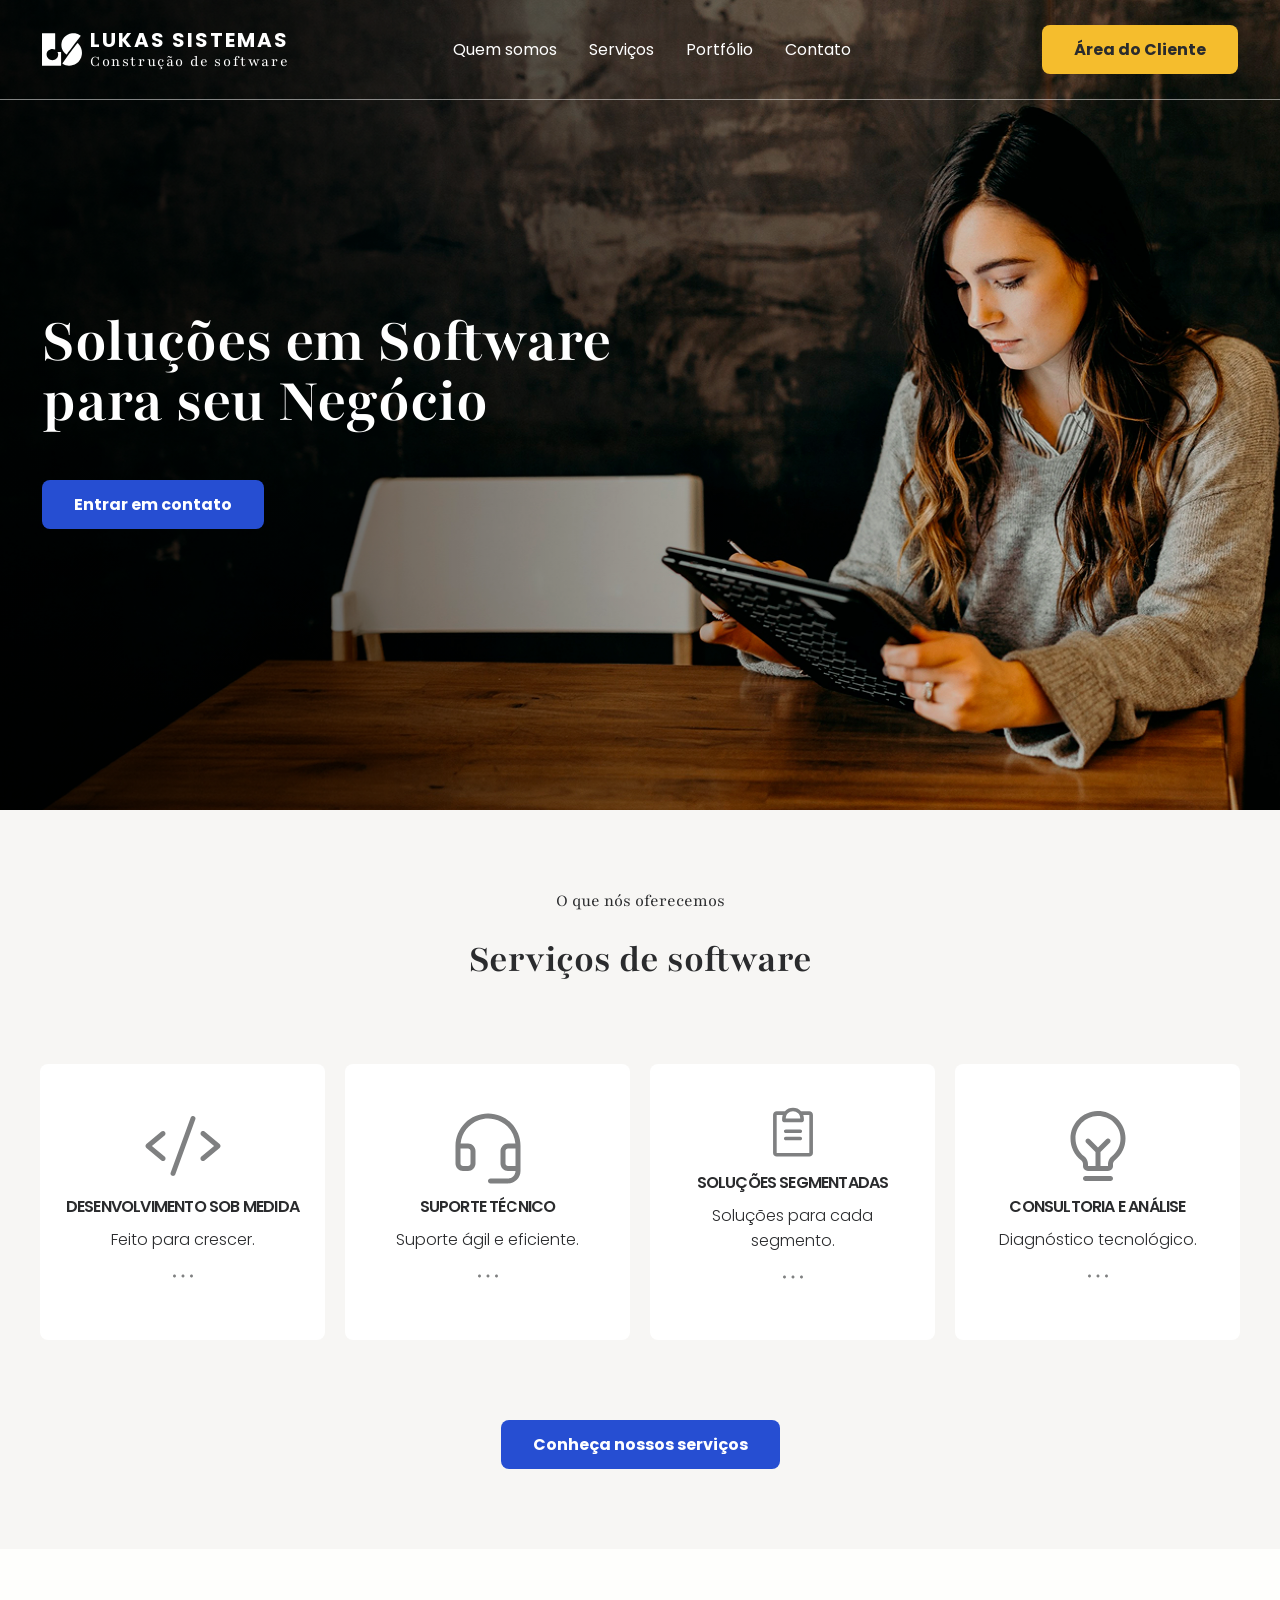
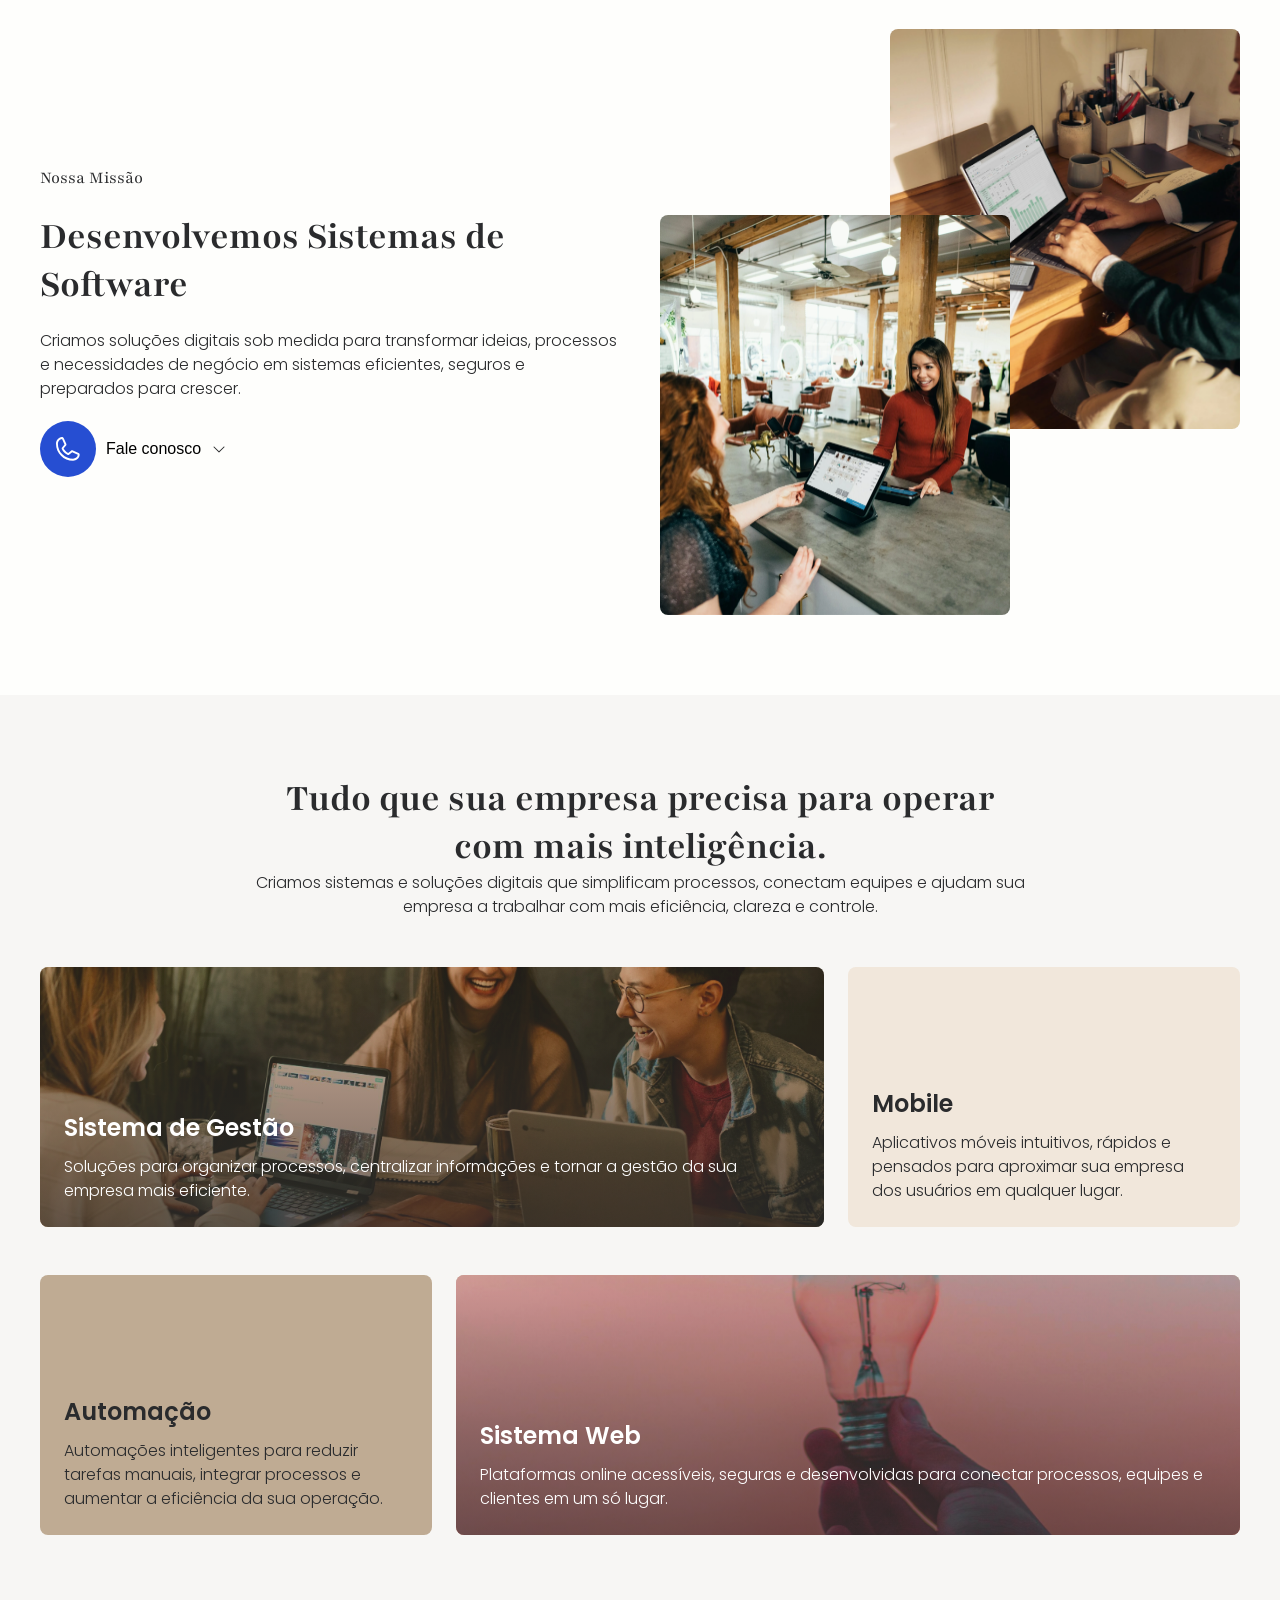
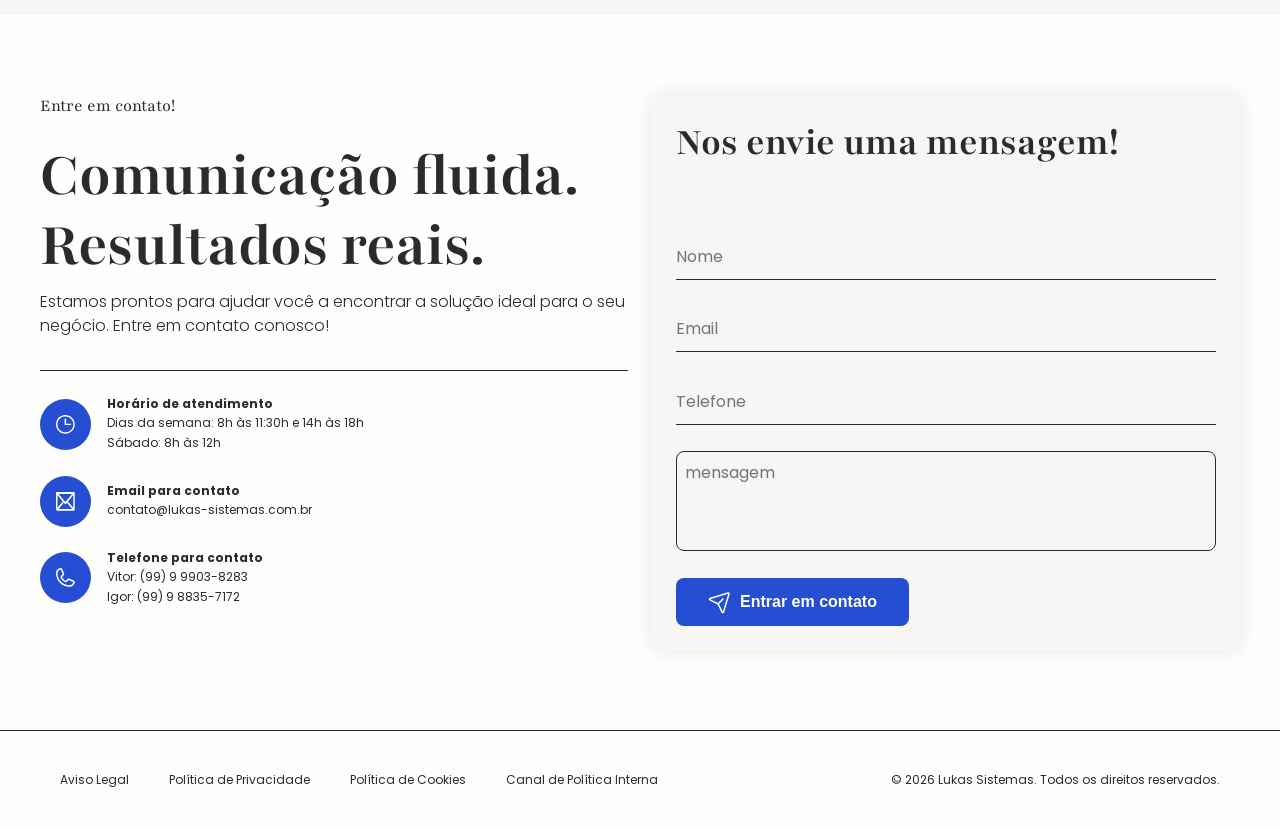
<file: index.html>
<!doctype html>
<html lang="pt-BR">

<head>
  <meta charset="UTF-8" />
  <meta name="viewport" content="width=device-width, initial-scale=1.0" />
  <meta name="description" content="Lukas Sistemas — soluções em software para seu negócio." />
  <title>Lukas Sistemas — Site Institucional</title>
  <link rel="preconnect" href="https://fonts.googleapis.com" />
  <link rel="preconnect" href="https://fonts.gstatic.com" crossorigin />
  <link
    href="https://fonts.googleapis.com/css2?family=Playfair:opsz,wght@5..1200,400;5..1200,700&family=Poppins:wght@300;400;600;700&display=swap"
    rel="stylesheet" />
  <link rel="stylesheet" href="styles/styles.css" />
</head>

<body>
  <header class="header">
    <a class="logo" href="#home"><img src="assets/logo-lukas.svg" alt="" /><span><strong>Lukas
          Sistemas</strong><small>Construção de software</small></span></a>
    <button class="menu-button" aria-label="Abrir menu" aria-expanded="false"><i></i><i></i></button>
<nav class="nav"><a href="#missao">Quem somos</a><a href="pages/services.html">Serviços</a><a
        href="#solucoes">Portfólio</a><a href="#contato">Contato</a></nav>
    <a class="button client-button" href="#contato">Área do Cliente</a>
  </header>

  <main>
    <section class="home" id="home">
      <div class="home-photo"></div>
      <div class="home-shade"></div>
      <div class="home-copy">
        <h1>Soluções em Software para seu Negócio</h1><a class="button" href="#contato">Entrar em contato</a>
      </div>
    </section>

    <section class="services section-light" id="servicos">
      <div class="section-title">
        <p>O que nós oferecemos</p>
        <h2>Serviços de software</h2>
      </div>
      <div class="service-cards">
        <article class="service-card">
          <svg width="80" height="80" viewBox="0 0 80 80" fill="none" xmlns="http://www.w3.org/2000/svg"
            class="service-icon icon-custom">
            <path
              d="M21.6 29.422L8.90623 40.0001L21.6 50.5782C21.8595 50.786 22.075 51.0434 22.2338 51.3354C22.3926 51.6274 22.4916 51.9482 22.525 52.279C22.5584 52.6097 22.5254 52.9438 22.4281 53.2617C22.3308 53.5795 22.1711 53.8748 21.9583 54.1302C21.7455 54.3856 21.4839 54.596 21.1888 54.7491C20.8937 54.9021 20.5711 54.9948 20.2398 55.0217C19.9084 55.0486 19.575 55.0091 19.2591 54.9056C18.9432 54.8021 18.6512 54.6366 18.4 54.4188L3.39998 41.9188C3.11852 41.6842 2.89208 41.3906 2.73668 41.0587C2.58128 40.7269 2.50073 40.3649 2.50073 39.9985C2.50073 39.6321 2.58128 39.2701 2.73668 38.9383C2.89208 38.6065 3.11852 38.3128 3.39998 38.0782L18.4 25.5782C18.9097 25.1539 19.5671 24.9494 20.2276 25.0097C20.8881 25.0701 21.4975 25.3904 21.9219 25.9001C22.3462 26.4098 22.5507 27.0672 22.4903 27.7277C22.43 28.3882 22.1097 28.9976 21.6 29.422ZM76.6 38.0782L61.6 25.5782C61.3476 25.3681 61.0563 25.2097 60.7427 25.1122C60.4291 25.0147 60.0994 24.9799 59.7724 25.0097C59.4453 25.0396 59.1274 25.1336 58.8367 25.2864C58.546 25.4392 58.2882 25.6477 58.0781 25.9001C57.6538 26.4098 57.4493 27.0672 57.5096 27.7277C57.57 28.3882 57.8903 28.9976 58.4 29.422L71.0937 40.0001L58.4 50.5782C58.1405 50.786 57.925 51.0434 57.7662 51.3354C57.6073 51.6274 57.5083 51.9482 57.475 52.279C57.4416 52.6097 57.4745 52.9438 57.5718 53.2617C57.6691 53.5795 57.8289 53.8748 58.0417 54.1302C58.2545 54.3856 58.5161 54.596 58.8111 54.7491C59.1062 54.9021 59.4289 54.9948 59.7602 55.0217C60.0916 55.0486 60.4249 55.0091 60.7408 54.9056C61.0567 54.8021 61.3488 54.6366 61.6 54.4188L76.6 41.9188C76.8814 41.6842 77.1079 41.3906 77.2633 41.0587C77.4187 40.7269 77.4992 40.3649 77.4992 39.9985C77.4992 39.6321 77.4187 39.2701 77.2633 38.9383C77.1079 38.6065 76.8814 38.3128 76.6 38.0782ZM50.8531 10.1501C50.5445 10.038 50.2168 9.98788 49.8889 10.0025C49.5609 10.0171 49.239 10.0961 48.9415 10.2351C48.6441 10.3741 48.3769 10.5703 48.1553 10.8126C47.9337 11.0548 47.762 11.3383 47.65 11.647L27.65 66.647C27.5375 66.9557 27.4869 67.2837 27.5013 67.612C27.5156 67.9404 27.5946 68.2627 27.7336 68.5605C27.8726 68.8583 28.069 69.1257 28.3115 69.3475C28.554 69.5694 28.8379 69.7412 29.1469 69.8532C29.4207 69.9506 29.7093 70.0002 30 70.0001C30.5134 70.0001 31.0144 69.842 31.4348 69.5474C31.8552 69.2527 32.1748 68.8358 32.35 68.3532L52.35 13.3532C52.462 13.0446 52.5122 12.7169 52.4976 12.389C52.483 12.061 52.404 11.7391 52.265 11.4416C52.126 11.1442 51.9297 10.877 51.6875 10.6554C51.4452 10.4338 51.1617 10.2621 50.8531 10.1501Z"
              fill="currentColor" fill-opacity="1" />
          </svg>

          <h3>Desenvolvimento Sob Medida</h3>
          <p>Feito para crescer.</p>
<a href="pages/services.html">
            <svg width="32" height="32" viewBox="0 0 32 32" fill="none" xmlns="http://www.w3.org/2000/svg"
              class="service-icon icon-more">
              <path
                d="M17.5 16C17.5 16.2967 17.412 16.5867 17.2472 16.8334C17.0824 17.08 16.8481 17.2723 16.574 17.3858C16.2999 17.4993 15.9983 17.5291 15.7074 17.4712C15.4164 17.4133 15.1491 17.2704 14.9393 17.0607C14.7296 16.8509 14.5867 16.5836 14.5288 16.2926C14.4709 16.0017 14.5007 15.7001 14.6142 15.426C14.7277 15.1519 14.92 14.9176 15.1666 14.7528C15.4133 14.588 15.7033 14.5 16 14.5C16.3978 14.5 16.7794 14.658 17.0607 14.9393C17.342 15.2206 17.5 15.6022 17.5 16ZM24.5 14.5C24.2033 14.5 23.9133 14.588 23.6666 14.7528C23.42 14.9176 23.2277 15.1519 23.1142 15.426C23.0007 15.7001 22.9709 16.0017 23.0288 16.2926C23.0867 16.5836 23.2296 16.8509 23.4393 17.0607C23.6491 17.2704 23.9164 17.4133 24.2074 17.4712C24.4983 17.5291 24.7999 17.4993 25.074 17.3858C25.3481 17.2723 25.5824 17.08 25.7472 16.8334C25.912 16.5867 26 16.2967 26 16C26 15.6022 25.842 15.2206 25.5607 14.9393C25.2794 14.658 24.8978 14.5 24.5 14.5ZM7.5 14.5C7.20333 14.5 6.91332 14.588 6.66665 14.7528C6.41997 14.9176 6.22771 15.1519 6.11418 15.426C6.00065 15.7001 5.97094 16.0017 6.02882 16.2926C6.0867 16.5836 6.22956 16.8509 6.43934 17.0607C6.64912 17.2704 6.91639 17.4133 7.20737 17.4712C7.49834 17.5291 7.79994 17.4993 8.07403 17.3858C8.34811 17.2723 8.58238 17.08 8.74721 16.8334C8.91203 16.5867 9 16.2967 9 16C9 15.6022 8.84197 15.2206 8.56066 14.9393C8.27936 14.658 7.89783 14.5 7.5 14.5Z"
                fill="currentColor" />
            </svg>
          </a>

        </article>
        <article class="service-card">
          <svg width="80" height="80" viewBox="0 0 80 80" fill="none" xmlns="http://www.w3.org/2000/svg"
            class="service-icon icon-support">
            <path
              d="M63.0906 17.0813C60.1 14.0606 56.5429 11.6594 52.6231 10.0153C48.7032 8.37124 44.4975 7.51648 40.2469 7.5H40C31.3805 7.5 23.114 10.9241 17.019 17.019C10.9241 23.114 7.5 31.3805 7.5 40V57.5C7.5 59.4891 8.29018 61.3968 9.6967 62.8033C11.1032 64.2098 13.0109 65 15 65H20C21.9891 65 23.8968 64.2098 25.3033 62.8033C26.7098 61.3968 27.5 59.4891 27.5 57.5V45C27.5 43.0109 26.7098 41.1032 25.3033 39.6967C23.8968 38.2902 21.9891 37.5 20 37.5H12.6125C13.0946 32.2873 15.0526 27.32 18.257 23.1803C21.4613 19.0406 25.7792 15.9001 30.7047 14.1268C35.6301 12.3534 40.959 12.0208 46.0668 13.1678C51.1745 14.3149 55.8495 16.8941 59.5437 20.6031C64.059 25.1416 66.8364 31.1221 67.3906 37.5H60C58.0109 37.5 56.1032 38.2902 54.6967 39.6967C53.2902 41.1032 52.5 43.0109 52.5 45V57.5C52.5 59.4891 53.2902 61.3968 54.6967 62.8033C56.1032 64.2098 58.0109 65 60 65H67.5C67.5 66.9891 66.7098 68.8968 65.3033 70.3033C63.8968 71.7098 61.9891 72.5 60 72.5H42.5C41.837 72.5 41.2011 72.7634 40.7322 73.2322C40.2634 73.7011 40 74.337 40 75C40 75.663 40.2634 76.2989 40.7322 76.7678C41.2011 77.2366 41.837 77.5 42.5 77.5H60C63.3152 77.5 66.4946 76.183 68.8388 73.8388C71.183 71.4946 72.5 68.3152 72.5 65V40C72.5163 35.7487 71.6935 31.5359 70.0789 27.6031C68.4643 23.6703 66.0895 20.0947 63.0906 17.0813ZM20 42.5C20.663 42.5 21.2989 42.7634 21.7678 43.2322C22.2366 43.7011 22.5 44.337 22.5 45V57.5C22.5 58.163 22.2366 58.7989 21.7678 59.2678C21.2989 59.7366 20.663 60 20 60H15C14.337 60 13.7011 59.7366 13.2322 59.2678C12.7634 58.7989 12.5 58.163 12.5 57.5V42.5H20ZM60 60C59.337 60 58.7011 59.7366 58.2322 59.2678C57.7634 58.7989 57.5 58.163 57.5 57.5V45C57.5 44.337 57.7634 43.7011 58.2322 43.2322C58.7011 42.7634 59.337 42.5 60 42.5H67.5V60H60Z"
              fill="currentColor" fill-opacity="1" />
          </svg>

          <h3>Suporte técnico</h3>
          <p>Suporte ágil e eficiente.</p>
<a href="pages/services.html">
            <svg width="32" height="32" viewBox="0 0 32 32" fill="none" xmlns="http://www.w3.org/2000/svg"
              class="service-icon icon-more">
              <path
                d="M17.5 16C17.5 16.2967 17.412 16.5867 17.2472 16.8334C17.0824 17.08 16.8481 17.2723 16.574 17.3858C16.2999 17.4993 15.9983 17.5291 15.7074 17.4712C15.4164 17.4133 15.1491 17.2704 14.9393 17.0607C14.7296 16.8509 14.5867 16.5836 14.5288 16.2926C14.4709 16.0017 14.5007 15.7001 14.6142 15.426C14.7277 15.1519 14.92 14.9176 15.1666 14.7528C15.4133 14.588 15.7033 14.5 16 14.5C16.3978 14.5 16.7794 14.658 17.0607 14.9393C17.342 15.2206 17.5 15.6022 17.5 16ZM24.5 14.5C24.2033 14.5 23.9133 14.588 23.6666 14.7528C23.42 14.9176 23.2277 15.1519 23.1142 15.426C23.0007 15.7001 22.9709 16.0017 23.0288 16.2926C23.0867 16.5836 23.2296 16.8509 23.4393 17.0607C23.6491 17.2704 23.9164 17.4133 24.2074 17.4712C24.4983 17.5291 24.7999 17.4993 25.074 17.3858C25.3481 17.2723 25.5824 17.08 25.7472 16.8334C25.912 16.5867 26 16.2967 26 16C26 15.6022 25.842 15.2206 25.5607 14.9393C25.2794 14.658 24.8978 14.5 24.5 14.5ZM7.5 14.5C7.20333 14.5 6.91332 14.588 6.66665 14.7528C6.41997 14.9176 6.22771 15.1519 6.11418 15.426C6.00065 15.7001 5.97094 16.0017 6.02882 16.2926C6.0867 16.5836 6.22956 16.8509 6.43934 17.0607C6.64912 17.2704 6.91639 17.4133 7.20737 17.4712C7.49834 17.5291 7.79994 17.4993 8.07403 17.3858C8.34811 17.2723 8.58238 17.08 8.74721 16.8334C8.91203 16.5867 9 16.2967 9 16C9 15.6022 8.84197 15.2206 8.56066 14.9393C8.27936 14.658 7.89783 14.5 7.5 14.5Z"
                fill="currentColor" />
            </svg>
          </a>
        </article>
        <article class="service-card">
          <svg width="80" height="80" viewBox="0 0 80 80" fill="none" xmlns="http://www.w3.org/2000/svg"
            class="service-icon icon-segmented">
            <path
              d="M52.5 47.5C52.5 48.1631 52.2366 48.799 51.7678 49.2678C51.2989 49.7366 50.663 50 50 50H30C29.337 50 28.7011 49.7366 28.2322 49.2678C27.7634 48.799 27.5 48.1631 27.5 47.5C27.5 46.837 27.7634 46.2011 28.2322 45.7323C28.7011 45.2634 29.337 45 30 45H50C50.663 45 51.2989 45.2634 51.7678 45.7323C52.2366 46.2011 52.5 46.837 52.5 47.5ZM50 35H30C29.337 35 28.7011 35.2634 28.2322 35.7323C27.7634 36.2011 27.5 36.837 27.5 37.5C27.5 38.1631 27.7634 38.799 28.2322 39.2678C28.7011 39.7366 29.337 40 30 40H50C50.663 40 51.2989 39.7366 51.7678 39.2678C52.2366 38.799 52.5 38.1631 52.5 37.5C52.5 36.837 52.2366 36.2011 51.7678 35.7323C51.2989 35.2634 50.663 35 50 35ZM67.5 15V67.5C67.5 68.8261 66.9732 70.0979 66.0355 71.0356C65.0979 71.9733 63.8261 72.5 62.5 72.5H17.5C16.1739 72.5 14.9021 71.9733 13.9645 71.0356C13.0268 70.0979 12.5 68.8261 12.5 67.5V15C12.5 13.674 13.0268 12.4022 13.9645 11.4645C14.9021 10.5268 16.1739 10 17.5 10H28.8313C30.236 8.4273 31.957 7.16896 33.8817 6.3074C35.8063 5.44585 37.8913 5.00049 40 5.00049C42.1087 5.00049 44.1937 5.44585 46.1183 6.3074C48.043 7.16896 49.764 8.4273 51.1688 10H62.5C63.8261 10 65.0979 10.5268 66.0355 11.4645C66.9732 12.4022 67.5 13.674 67.5 15ZM30 20H50C50 17.3479 48.9464 14.8043 47.0711 12.929C45.1957 11.0536 42.6522 10 40 10C37.3478 10 34.8043 11.0536 32.9289 12.929C31.0536 14.8043 30 17.3479 30 20ZM62.5 15H54.1406C54.7093 16.6057 54.9999 18.2966 55 20V22.5C55 23.1631 54.7366 23.799 54.2678 24.2678C53.7989 24.7366 53.163 25 52.5 25H27.5C26.837 25 26.2011 24.7366 25.7322 24.2678C25.2634 23.799 25 23.1631 25 22.5V20C25.0001 18.2966 25.2907 16.6057 25.8594 15H17.5V67.5H62.5V15Z"
              fill="currentColor" fill-opacity="1" />
          </svg>

          <h3>Soluções Segmentadas</h3>
          <p>Soluções para cada segmento.</p>
<a href="pages/services.html">
            <svg width="32" height="32" viewBox="0 0 32 32" fill="none" xmlns="http://www.w3.org/2000/svg"
              class="service-icon icon-more">
              <path
                d="M17.5 16C17.5 16.2967 17.412 16.5867 17.2472 16.8334C17.0824 17.08 16.8481 17.2723 16.574 17.3858C16.2999 17.4993 15.9983 17.5291 15.7074 17.4712C15.4164 17.4133 15.1491 17.2704 14.9393 17.0607C14.7296 16.8509 14.5867 16.5836 14.5288 16.2926C14.4709 16.0017 14.5007 15.7001 14.6142 15.426C14.7277 15.1519 14.92 14.9176 15.1666 14.7528C15.4133 14.588 15.7033 14.5 16 14.5C16.3978 14.5 16.7794 14.658 17.0607 14.9393C17.342 15.2206 17.5 15.6022 17.5 16ZM24.5 14.5C24.2033 14.5 23.9133 14.588 23.6666 14.7528C23.42 14.9176 23.2277 15.1519 23.1142 15.426C23.0007 15.7001 22.9709 16.0017 23.0288 16.2926C23.0867 16.5836 23.2296 16.8509 23.4393 17.0607C23.6491 17.2704 23.9164 17.4133 24.2074 17.4712C24.4983 17.5291 24.7999 17.4993 25.074 17.3858C25.3481 17.2723 25.5824 17.08 25.7472 16.8334C25.912 16.5867 26 16.2967 26 16C26 15.6022 25.842 15.2206 25.5607 14.9393C25.2794 14.658 24.8978 14.5 24.5 14.5ZM7.5 14.5C7.20333 14.5 6.91332 14.588 6.66665 14.7528C6.41997 14.9176 6.22771 15.1519 6.11418 15.426C6.00065 15.7001 5.97094 16.0017 6.02882 16.2926C6.0867 16.5836 6.22956 16.8509 6.43934 17.0607C6.64912 17.2704 6.91639 17.4133 7.20737 17.4712C7.49834 17.5291 7.79994 17.4993 8.07403 17.3858C8.34811 17.2723 8.58238 17.08 8.74721 16.8334C8.91203 16.5867 9 16.2967 9 16C9 15.6022 8.84197 15.2206 8.56066 14.9393C8.27936 14.658 7.89783 14.5 7.5 14.5Z"
                fill="currentColor" />
            </svg>
          </a>
        </article>
        <article class="service-card">
          <svg width="80" height="80" viewBox="0 0 80 80" fill="none" xmlns="http://www.w3.org/2000/svg"
            class="service-icon icon-analysis">
            <path
              d="M55 72.4999C55 73.163 54.7366 73.7989 54.2678 74.2677C53.7989 74.7365 53.163 74.9999 52.5 74.9999H27.5C26.837 74.9999 26.2011 74.7365 25.7322 74.2677C25.2634 73.7989 25 73.163 25 72.4999C25 71.8369 25.2634 71.201 25.7322 70.7322C26.2011 70.2633 26.837 69.9999 27.5 69.9999H52.5C53.163 69.9999 53.7989 70.2633 54.2678 70.7322C54.7366 71.201 55 71.8369 55 72.4999ZM67.5 32.4999C67.5108 36.6676 66.5693 40.7826 64.7474 44.5309C62.9255 48.2792 60.2713 51.5618 56.9875 54.1281C56.3735 54.5987 55.8752 55.2035 55.5307 55.8962C55.1863 56.589 55.0047 57.3513 55 58.1249V59.9999C55 61.326 54.4732 62.5978 53.5355 63.5355C52.5978 64.4731 51.3261 64.9999 50 64.9999H30C28.6739 64.9999 27.4021 64.4731 26.4645 63.5355C25.5268 62.5978 25 61.326 25 59.9999V58.1249C24.9995 57.3605 24.8237 56.6064 24.4862 55.9206C24.1487 55.2348 23.6585 54.6354 23.0531 54.1687C19.7779 51.6179 17.1258 48.3556 15.2975 44.6286C13.4692 40.9015 12.5125 36.8075 12.5 32.6562C12.4187 17.7593 24.4562 5.3593 39.3375 4.99993C43.0042 4.91156 46.6516 5.55759 50.0649 6.89998C53.4782 8.24237 56.5884 10.254 59.2126 12.8165C61.8368 15.3789 63.9219 18.4404 65.3452 21.8208C66.7684 25.2012 67.5011 28.8321 67.5 32.4999ZM62.5 32.4999C62.5009 29.4989 61.9014 26.528 60.7368 23.7621C59.5722 20.9962 57.8661 18.4912 55.7188 16.3946C53.5716 14.2981 51.0266 12.6522 48.2337 11.554C45.4408 10.4558 42.4564 9.9274 39.4562 9.99993C27.2687 10.2874 17.4344 20.4343 17.5 32.6218C17.5112 36.0174 18.2947 39.366 19.7911 42.4141C21.2875 45.4623 23.4578 48.13 26.1375 50.2156C27.342 51.1519 28.3163 52.3515 28.9858 53.7224C29.6553 55.0933 30.0022 56.5993 30 58.1249V59.9999H37.5V46.0343L28.2312 36.7687C27.7621 36.2996 27.4986 35.6633 27.4986 34.9999C27.4986 34.3365 27.7621 33.7003 28.2312 33.2312C28.7003 32.7621 29.3366 32.4985 30 32.4985C30.6634 32.4985 31.2996 32.7621 31.7687 33.2312L40 41.4656L48.2312 33.2312C48.4635 32.9989 48.7393 32.8146 49.0428 32.6889C49.3462 32.5632 49.6715 32.4985 50 32.4985C50.3285 32.4985 50.6538 32.5632 50.9572 32.6889C51.2607 32.8146 51.5365 32.9989 51.7687 33.2312C52.001 33.4634 52.1853 33.7392 52.311 34.0427C52.4367 34.3462 52.5014 34.6714 52.5014 34.9999C52.5014 35.3284 52.4367 35.6537 52.311 35.9572C52.1853 36.2606 52.001 36.5364 51.7687 36.7687L42.5 46.0343V59.9999H50V58.1249C50.0028 56.5948 50.3553 55.0856 51.0307 53.7126C51.7061 52.3396 52.6865 51.1391 53.8969 50.203C56.5847 48.1025 58.757 45.4156 60.248 42.3475C61.739 39.2794 62.5093 35.9111 62.5 32.4999Z"
              fill="currentColor" fill-opacity="1" />
          </svg>

          <h3>Consultoria e Análise</h3>
          <p>Diagnóstico tecnológico.</p>
<a href="pages/services.html">
            <svg width="32" height="32" viewBox="0 0 32 32" fill="none" xmlns="http://www.w3.org/2000/svg"
              class="service-icon icon-more">
              <path
                d="M17.5 16C17.5 16.2967 17.412 16.5867 17.2472 16.8334C17.0824 17.08 16.8481 17.2723 16.574 17.3858C16.2999 17.4993 15.9983 17.5291 15.7074 17.4712C15.4164 17.4133 15.1491 17.2704 14.9393 17.0607C14.7296 16.8509 14.5867 16.5836 14.5288 16.2926C14.4709 16.0017 14.5007 15.7001 14.6142 15.426C14.7277 15.1519 14.92 14.9176 15.1666 14.7528C15.4133 14.588 15.7033 14.5 16 14.5C16.3978 14.5 16.7794 14.658 17.0607 14.9393C17.342 15.2206 17.5 15.6022 17.5 16ZM24.5 14.5C24.2033 14.5 23.9133 14.588 23.6666 14.7528C23.42 14.9176 23.2277 15.1519 23.1142 15.426C23.0007 15.7001 22.9709 16.0017 23.0288 16.2926C23.0867 16.5836 23.2296 16.8509 23.4393 17.0607C23.6491 17.2704 23.9164 17.4133 24.2074 17.4712C24.4983 17.5291 24.7999 17.4993 25.074 17.3858C25.3481 17.2723 25.5824 17.08 25.7472 16.8334C25.912 16.5867 26 16.2967 26 16C26 15.6022 25.842 15.2206 25.5607 14.9393C25.2794 14.658 24.8978 14.5 24.5 14.5ZM7.5 14.5C7.20333 14.5 6.91332 14.588 6.66665 14.7528C6.41997 14.9176 6.22771 15.1519 6.11418 15.426C6.00065 15.7001 5.97094 16.0017 6.02882 16.2926C6.0867 16.5836 6.22956 16.8509 6.43934 17.0607C6.64912 17.2704 6.91639 17.4133 7.20737 17.4712C7.49834 17.5291 7.79994 17.4993 8.07403 17.3858C8.34811 17.2723 8.58238 17.08 8.74721 16.8334C8.91203 16.5867 9 16.2967 9 16C9 15.6022 8.84197 15.2206 8.56066 14.9393C8.27936 14.658 7.89783 14.5 7.5 14.5Z"
                fill="currentColor" />
            </svg>
          </a>
        </article>
      </div>
      <a class="button" href="pages/services.html">Conheça nossos serviços</a>
    </section>

    <section class="mission section-white" id="missao">
      <div class="mission-copy">
        <p class="kicker">Nossa Missão</p>
        <h2>Desenvolvemos Sistemas de Software</h2>
        <p>Criamos soluções digitais sob medida para transformar ideias, processos e necessidades de negócio em sistemas
          eficientes, seguros e preparados para crescer.
        </p>
        <div class="contact-dropdown">
          <button class="mission-contact" type="button" aria-expanded="false" aria-controls="whatsapp-options">
            <span class="contact-icon"><img src="/assets/icons/Phone.svg" alt="" /></span>
            <span class="underlined">Fale conosco</span>
            <img class="contact-caret" src="/assets/icons/Caret.svg" alt="" />
          </button>
          <div class="contact-options" id="whatsapp-options" role="menu">
            <a href="https://wa.me/5599999038283" target="_blank" rel="noopener noreferrer" role="menuitem"><img
                src="assets/icons/wpp-logo.svg" alt="" />Falar com Vitor</a>
            <a href="https://wa.me/5599988357172" target="_blank" rel="noopener noreferrer" role="menuitem"><img
                src="assets/icons/wpp-logo.svg" alt="" />Falar com Igor</a>
          </div>
        </div>
      </div>
      <div class="mission-images"><img src="assets/about-1.webp" alt="Profissional trabalhando em um sistema" /><img
          src="assets/about-2.webp" alt="Tecnologia no ambiente de trabalho" /></div>
    </section>

    <section class="solutions section-light" id="solucoes">
      <div class="section-title solutions-title">
        <h2>Tudo que sua empresa precisa para operar com mais inteligência.</h2>
        <p>Criamos sistemas e soluções digitais que simplificam processos, conectam equipes e ajudam sua empresa a
          trabalhar com mais eficiência, clareza e controle.</p>
      </div>
      <div class="solution-row">
        <a class="solution-card-link" href="pages/sistema-gestao.html">
          <article>
            <h3>Sistema de Gestão</h3>
            <p>Soluções para organizar processos, centralizar informações e tornar a gestão da sua empresa mais
              eficiente.
            </p>
          </article>
        </a>
        <a class="solution-card-link" href="pages/mobile-conectado.html">
          <article class="article-mobile">
            <h3>Mobile</h3>
            <p>Aplicativos móveis intuitivos, rápidos e pensados para aproximar sua empresa dos usuários em qualquer
              lugar.</p>
          </article>
        </a>
      </div>
      <div class="solution-row reverse">
        <a class="solution-card-link" href="pages/automacao-integracao.html">
          <article>
            <h3>Automação</h3>
            <p>Automações inteligentes para reduzir tarefas manuais, integrar processos e aumentar a eficiência da sua
              operação.</p>
          </article>
        </a>
        <a class="solution-card-link" href="pages/experiencias-web.html">
          <article>
            <h3>Sistema Web</h3>
            <p>Plataformas online acessíveis, seguras e desenvolvidas para conectar processos, equipes e clientes em um
              só
              lugar.</p>
          </article>
        </a>
      </div>
    </section>

    <section class="contact-section section-white" id="contato">
      <div class="contact-info">
        <p class="kicker">Entre em contato!</p>
        <h2>Comunicação fluida. Resultados reais.</h2>
        <p>Estamos prontos para ajudar você a encontrar a solução ideal para o seu negócio. Entre em contato conosco!
        </p>
        <div class="contact-list">
          <div class="contact-item">
            <span class="contact-icon">
              <img src="/assets/icons/Clock.svg" alt="icone de telefone" />
            </span>
            <div class="contact-info">
              <b>Horário de atendimento</b>
              <span>Dias da semana: 8h às 11:30h e 14h às 18h<br />Sábado: 8h às
                12h</span>
            </div>
          </div>
          <div class="contact-item">
            <span class="contact-icon">
              <img src="/assets/icons/Email.svg" alt="icone de telefone" />
            </span>
            <div class="contact-info">
              <b>Email para contato</b>
              <span>contato@lukas-sistemas.com.br</span>
            </div>
          </div>
          <div class="contact-item">
            <span class="contact-icon">
              <img src="/assets/icons/Phone.svg" alt="icone de telefone" />
            </span>
            <div class="contact-info">
              <b>Telefone para contato</b>
              <span>Vitor: (99) 9 9903-8283<br />Igor: (99) 9 8835-7172</span>
            </div>
          </div>
        </div>
      </div>
      <form class="contact-form">
        <h3>Nos envie uma mensagem!</h3>
        <input name="name" type="text" placeholder="Nome" />
        <input name="email" type="email" placeholder="Email" />
        <input name="phone" type="tel" placeholder="Telefone" />

        <textarea name="message" placeholder="mensagem"></textarea>
        <button class="button" type="submit">
          <svg width="24" height="24" viewBox="0 0 24 24" fill="none" xmlns="http://www.w3.org/2000/svg"
            class="button-icon">
            <path
              d="M21.3113 2.68851C21.1226 2.50001 20.8872 2.3652 20.6291 2.29797C20.3711 2.23074 20.0998 2.23351 19.8431 2.30601H19.8291L1.8347 7.76601C1.54257 7.8502 1.28292 8.02117 1.09016 8.25627C0.897393 8.49136 0.780616 8.77948 0.755302 9.08245C0.729987 9.38541 0.79733 9.68891 0.948405 9.95274C1.09948 10.2166 1.32716 10.4283 1.60126 10.5598L9.56252 14.4373L13.4344 22.3938C13.5548 22.6508 13.7463 22.868 13.9862 23.0196C14.2261 23.1713 14.5043 23.2512 14.7881 23.2498C14.8313 23.2498 14.8744 23.2479 14.9175 23.2441C15.2202 23.2196 15.5082 23.1031 15.7428 22.9102C15.9774 22.7174 16.1474 22.4573 16.23 22.1651L21.6863 4.1707C21.6863 4.16601 21.6863 4.16132 21.6863 4.15664C21.7597 3.90066 21.7637 3.62976 21.6978 3.37174C21.6319 3.11373 21.4985 2.87791 21.3113 2.68851ZM14.7966 21.7357L14.7919 21.7488V21.7423L11.0363 14.0266L15.5363 9.52664C15.671 9.38484 15.745 9.19603 15.7425 9.00045C15.74 8.80488 15.6612 8.61803 15.5229 8.47973C15.3846 8.34143 15.1977 8.26262 15.0021 8.26012C14.8066 8.25761 14.6177 8.33161 14.476 8.46632L9.97595 12.9663L2.25751 9.2107H2.25095H2.26408L20.25 3.74976L14.7966 21.7357Z"
              fill="white" />
          </svg>

          Entrar em contato
        </button>
      </form>
    </section>
  </main>
  <footer>
    <div><a href="pages/politics/aviso-legal.html">Aviso Legal</a><a href="pages/politics/politica-privacidade.html">Política de Privacidade</a><a
        href="pages/politics/politica-cookies.html">Política de Cookies</a><a href="pages/politics/canal-politica-interna.html">Canal de Política
        Interna</a></div>
    <p>© 2026 Lukas Sistemas. Todos os direitos reservados.</p>
  </footer>
  <script>
    const menuButton = document.querySelector('.menu-button');
    const nav = document.querySelector('.nav');
    menuButton.addEventListener('click', () => {
      const open = menuButton.getAttribute('aria-expanded') === 'true';
      menuButton.setAttribute('aria-expanded', String(!open));
      nav.classList.toggle('open', !open);
    });
    nav.querySelectorAll('a').forEach((link) => link.addEventListener('click', () => {
      menuButton.setAttribute('aria-expanded', 'false');
      nav.classList.remove('open');
    }));

    const contactDropdown = document.querySelector('.contact-dropdown');
    const contactButton = contactDropdown.querySelector('.mission-contact');
    contactButton.addEventListener('click', () => {
      const open = contactButton.getAttribute('aria-expanded') === 'true';
      contactButton.setAttribute('aria-expanded', String(!open));
      contactDropdown.classList.toggle('open', !open);
    });
    document.addEventListener('click', (event) => {
      if (!contactDropdown.contains(event.target)) {
        contactButton.setAttribute('aria-expanded', 'false');
        contactDropdown.classList.remove('open');
      }
    });
    document.addEventListener('keydown', (event) => {
      if (event.key === 'Escape') {
        contactButton.setAttribute('aria-expanded', 'false');
        contactDropdown.classList.remove('open');
      }
    });
    document.querySelector('.contact-form').addEventListener('submit', (event) => event.preventDefault());
  </script>
  <script src="scripts/page-transition.js"></script>
</body>

</html>
</file>
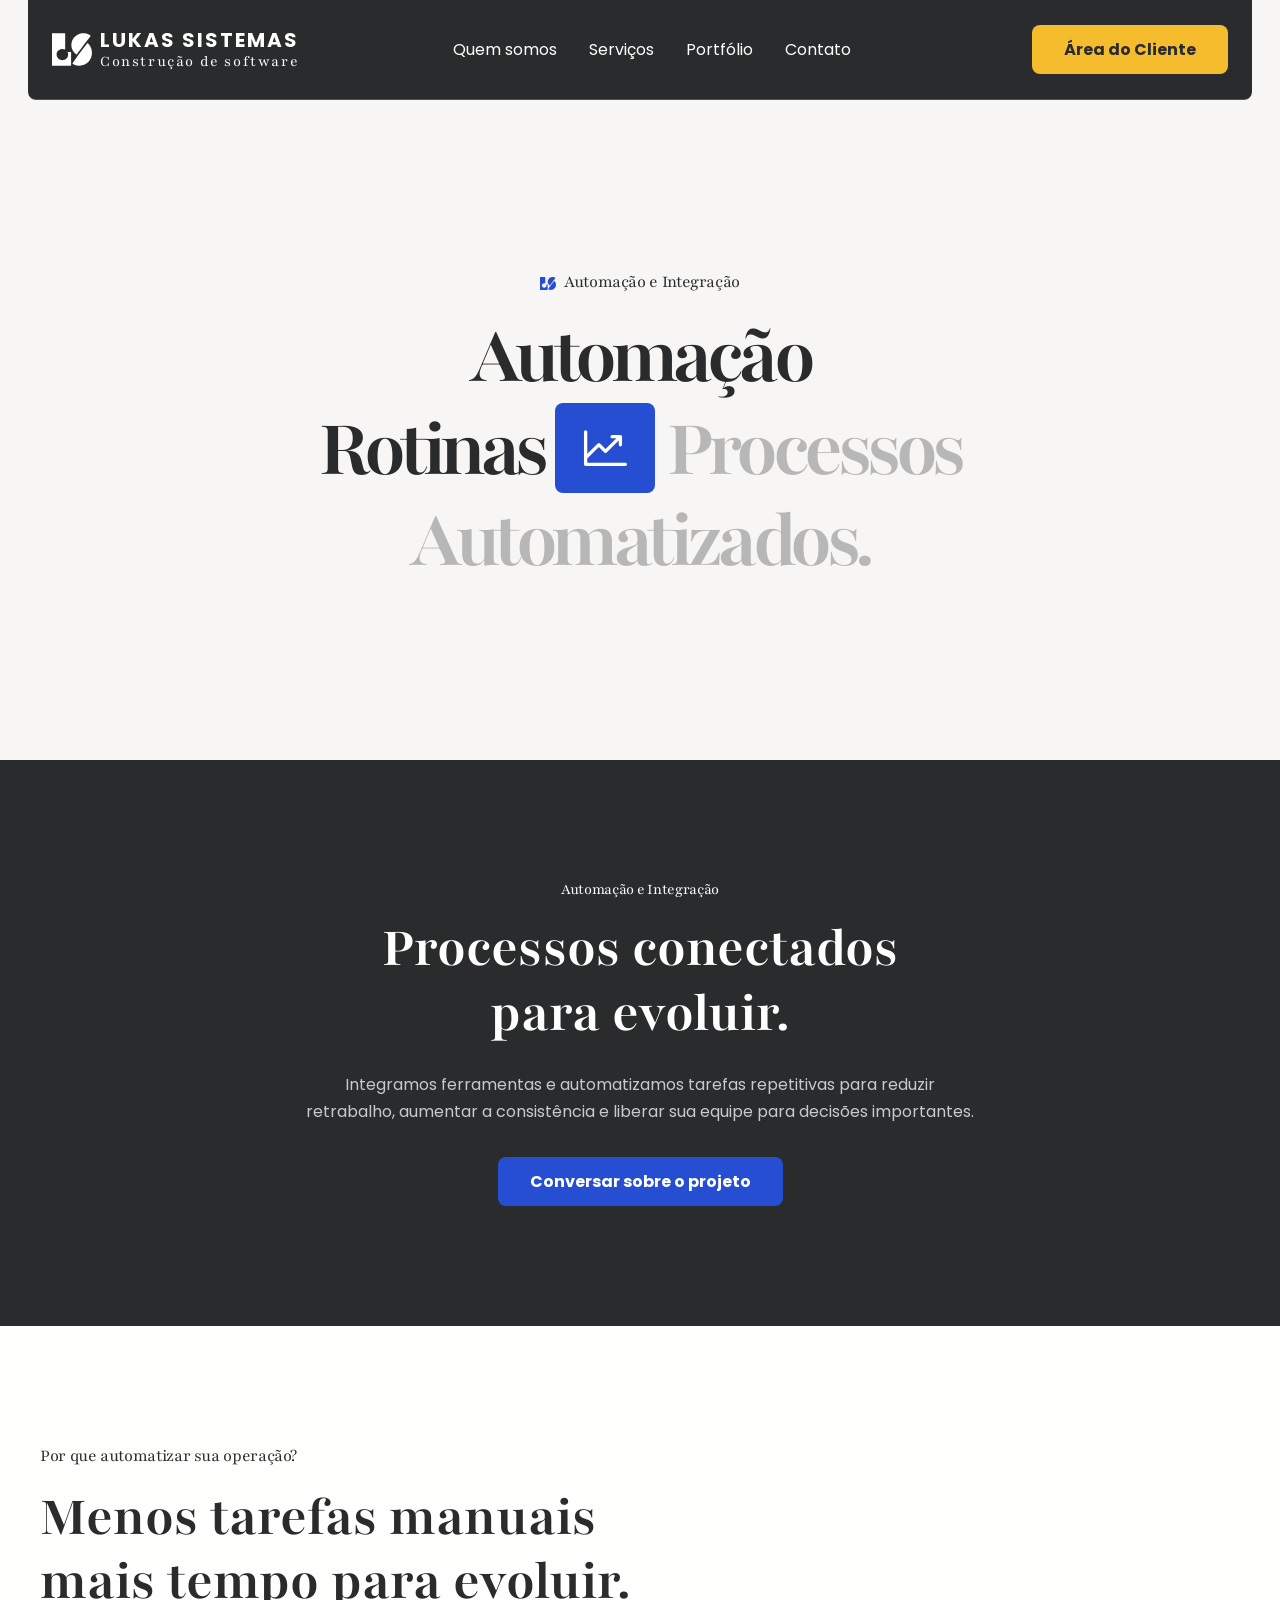
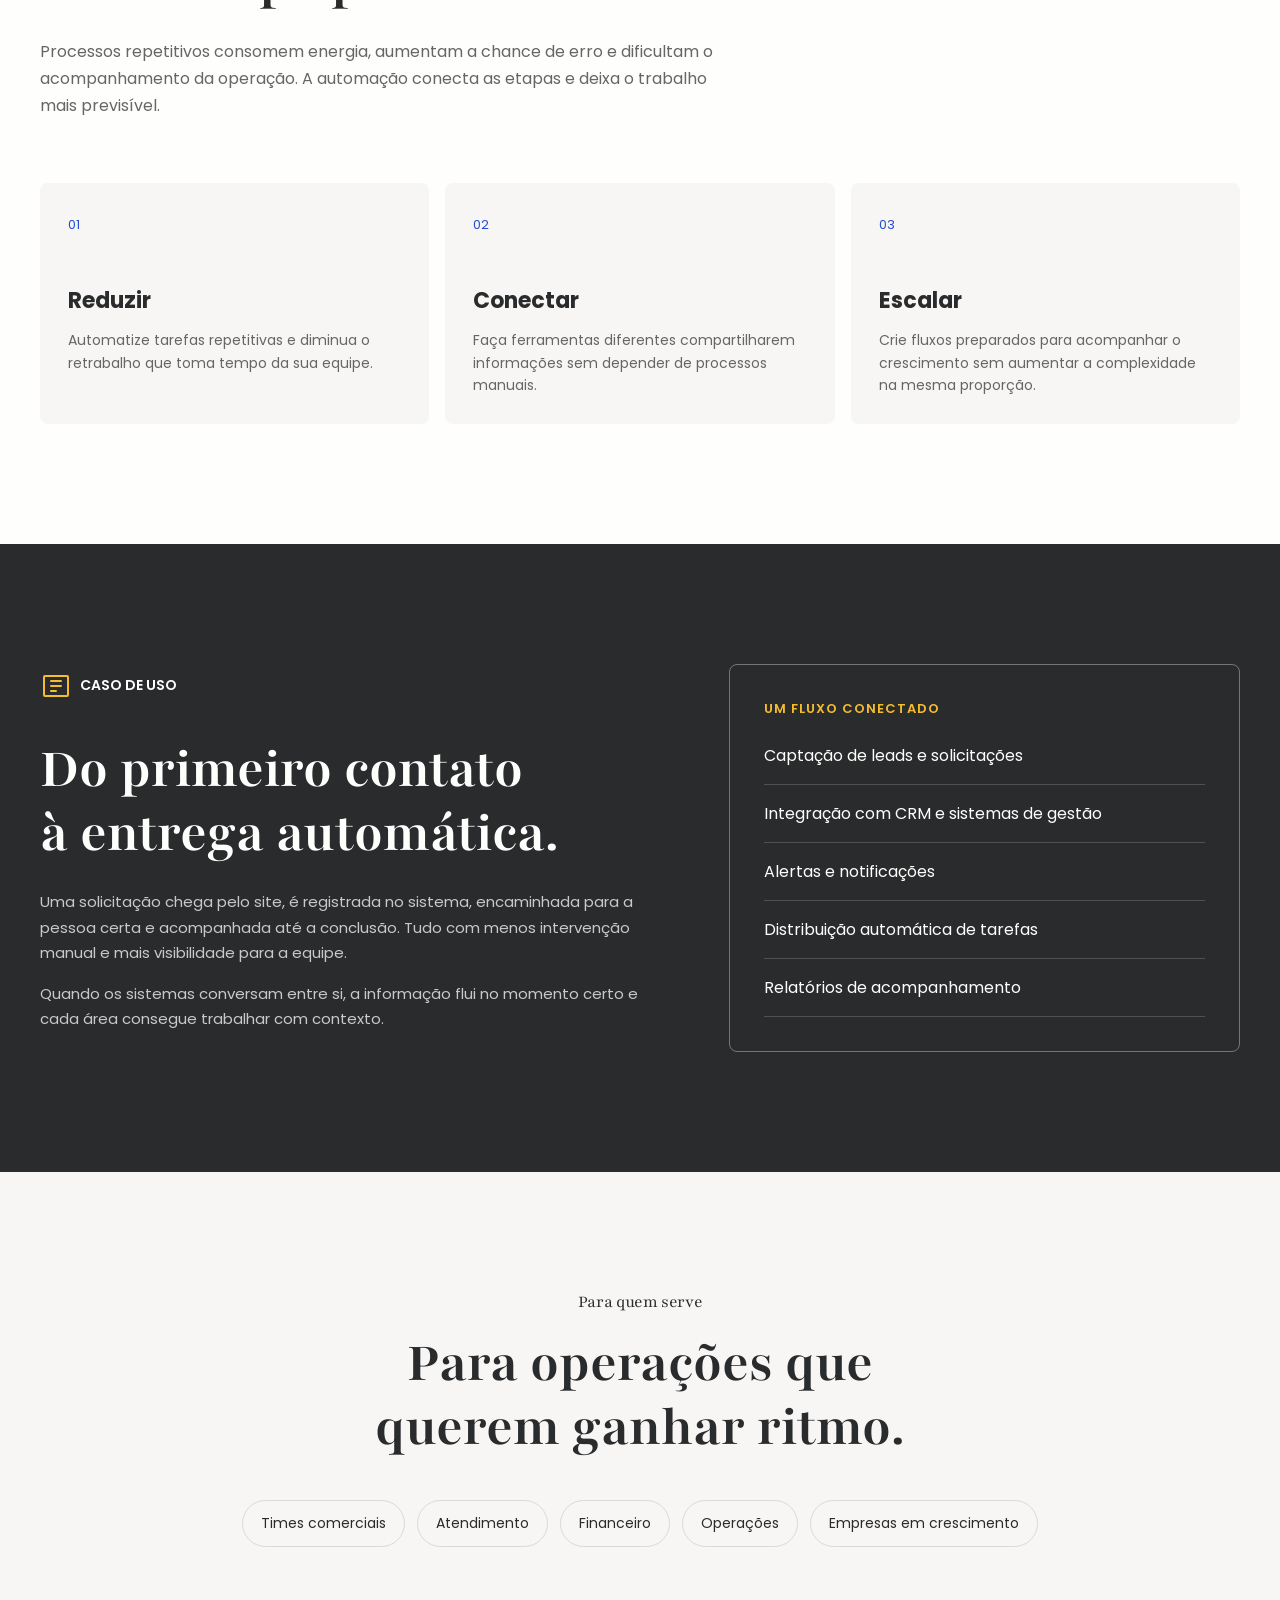
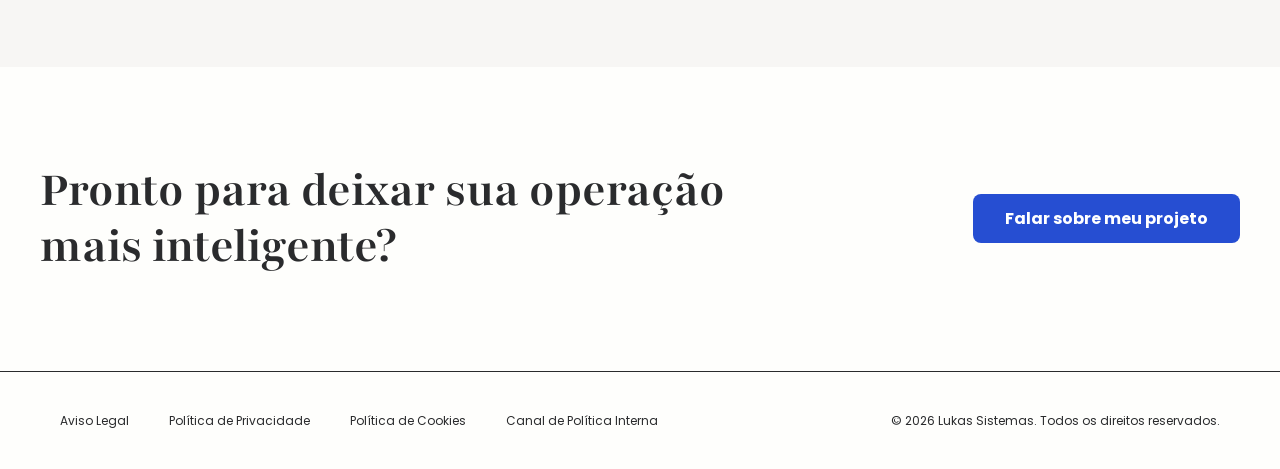
<file: pages/automacao-integracao.html>
﻿<!doctype html>
<html lang="pt-BR">

<head>
  <meta charset="utf-8" />
  <meta name="viewport" content="width=device-width, initial-scale=1" />
  <title>Automação e Integração | Lukas Sistemas</title>
  <link rel="preconnect" href="https://fonts.googleapis.com" />
  <link rel="preconnect" href="https://fonts.gstatic.com" crossorigin />
  <link
    href="https://fonts.googleapis.com/css2?family=Playfair:opsz,wght@5..1200,400;5..1200,700&family=Poppins:wght@300;400;600;700&display=swap"
    rel="stylesheet" />
  <link rel="stylesheet" href="../styles/styles.css" />
</head>

<body class="services-page service-detail-page">
  <header class="header header-dark"><a class="logo" href="../index.html#home"><img src="../assets/logo-lukas.svg"
        alt="" /><span><strong>Lukas Sistemas</strong><small>Construção de software</small></span></a><button
      class="menu-button" aria-label="Abrir menu"><i></i><i></i></button>
    <nav class="nav"><a href="../index.html#missao">Quem somos</a><a href="services.html#servicos">Serviços</a><a
        href="../index.html#solucoes">Portfólio</a><a href="contato.html">Contato</a></nav><a
      class="button client-button" href="contato.html">Área do Cliente</a>
  </header>
  <main>
    <section class="service-detail-hero">
      <p class="services-eyebrow"><img src="../assets/logo-lukas-blue.svg" alt="" /> Automação e Integração</p>
      <h1><span>Automação</span><span>Rotinas <strong class="services-hero-icon"><img
              src="../assets/icons/ChartLine-up.svg" alt="" /></strong>
          <em>Processos</em></span><span><em>Automatizados.</em></span></h1>
    </section>
    <section class="service-detail-intro">
      <p class="services-eyebrow">Automação e Integração</p>
      <h2>Processos conectados<br /><em>para evoluir.</em></h2>
      <p>Integramos ferramentas e automatizamos tarefas repetitivas para reduzir retrabalho, aumentar a consistência e
        liberar sua equipe para decisões importantes.</p><a class="button" href="contato.html">Conversar sobre o
        projeto <span></span></a>
    </section>
    <section class="detail-reasons">
      <div class="detail-section-heading">
        <p class="services-eyebrow">Por que automatizar sua operação?</p>
        <h2>Menos tarefas manuais<br /><em>mais tempo para evoluir.</em></h2>
        <p>Processos repetitivos consomem energia, aumentam a chance de erro e dificultam o acompanhamento da operação.
          A automação conecta as etapas e deixa o trabalho mais previsível.</p>
      </div>
      <div class="detail-reason-grid">
        <article><span>01</span>
          <h3>Reduzir</h3>
          <p>Automatize tarefas repetitivas e diminua o retrabalho que toma tempo da sua equipe.</p>
        </article>
        <article><span>02</span>
          <h3>Conectar</h3>
          <p>Faça ferramentas diferentes compartilharem informações sem depender de processos manuais.</p>
        </article>
        <article><span>03</span>
          <h3>Escalar</h3>
          <p>Crie fluxos preparados para acompanhar o crescimento sem aumentar a complexidade na mesma proporção.</p>
        </article>
      </div>
    </section>
    <section class="detail-use-case">
      <div class="detail-use-case-copy">
        <p class="service-feature-eyebrow"><svg xmlns="http://www.w3.org/2000/svg" width="32" height="32" fill="#f5bd2d"
            viewBox="0 0 256 256">
            <path
              d="M216,40H40A16,16,0,0,0,24,56V200a16,16,0,0,0,16,16H216a16,16,0,0,0,16-16V56A16,16,0,0,0,216,40Zm0,160H40V56H216V200ZM176,88a8,8,0,0,1-8,8H88a8,8,0,0,1,0-16h80A8,8,0,0,1,176,88Zm0,40a8,8,0,0,1-8,8H88a8,8,0,0,1,0-16h80A8,8,0,0,1,176,128Zm-40,40a8,8,0,0,1-8,8H88a8,8,0,0,1,0-16h40A8,8,0,0,1,136,168Z" />
          </svg> CASO DE USO</p>
        <h2>Do primeiro contato<br /><em>à entrega automática.</em></h2>
        <p>Uma solicitação chega pelo site, é registrada no sistema, encaminhada para a pessoa certa e acompanhada até a
          conclusão. Tudo com menos intervenção manual e mais visibilidade para a equipe.</p>
        <p>Quando os sistemas conversam entre si, a informação flui no momento certo e cada área consegue trabalhar com
          contexto.</p>
      </div>
      <div class="detail-module-card">
        <p>Um fluxo conectado</p>
        <ul>
          <li>Captação de leads e solicitações</li>
          <li>Integração com CRM e sistemas de gestão</li>
          <li>Alertas e notificações</li>
          <li>Distribuição automática de tarefas</li>
          <li>Relatórios de acompanhamento</li>
        </ul>
      </div>
    </section>
    <section class="detail-fit">
      <p class="services-eyebrow">Para quem serve</p>
      <h2>Para operações que<br /><em>querem ganhar ritmo.</em></h2>
      <div class="detail-fit-list"><span>Times
          comerciais</span><span>Atendimento</span><span>Financeiro</span><span>Operações</span><span>Empresas em
          crescimento</span></div>
    </section>
    <section class="service-detail-cta">
      <h2>Pronto para deixar sua operação<br /><em>mais inteligente?</em></h2><a class="button"
        href="contato.html">Falar sobre meu projeto <span></span></a>
    </section>
  </main>
  <footer>
    <div><a href="politics/aviso-legal.html">Aviso Legal</a><a href="politics/politica-privacidade.html">Política de Privacidade</a><a href="politics/politica-cookies.html">Política de Cookies</a><a
        href="politics/canal-politica-interna.html">Canal de Política Interna</a></div>
    <p>© 2026 Lukas Sistemas. Todos os direitos reservados.</p>
  </footer>
  <script src="../scripts/page-transition.js"></script>
</body>

</html>
</file>
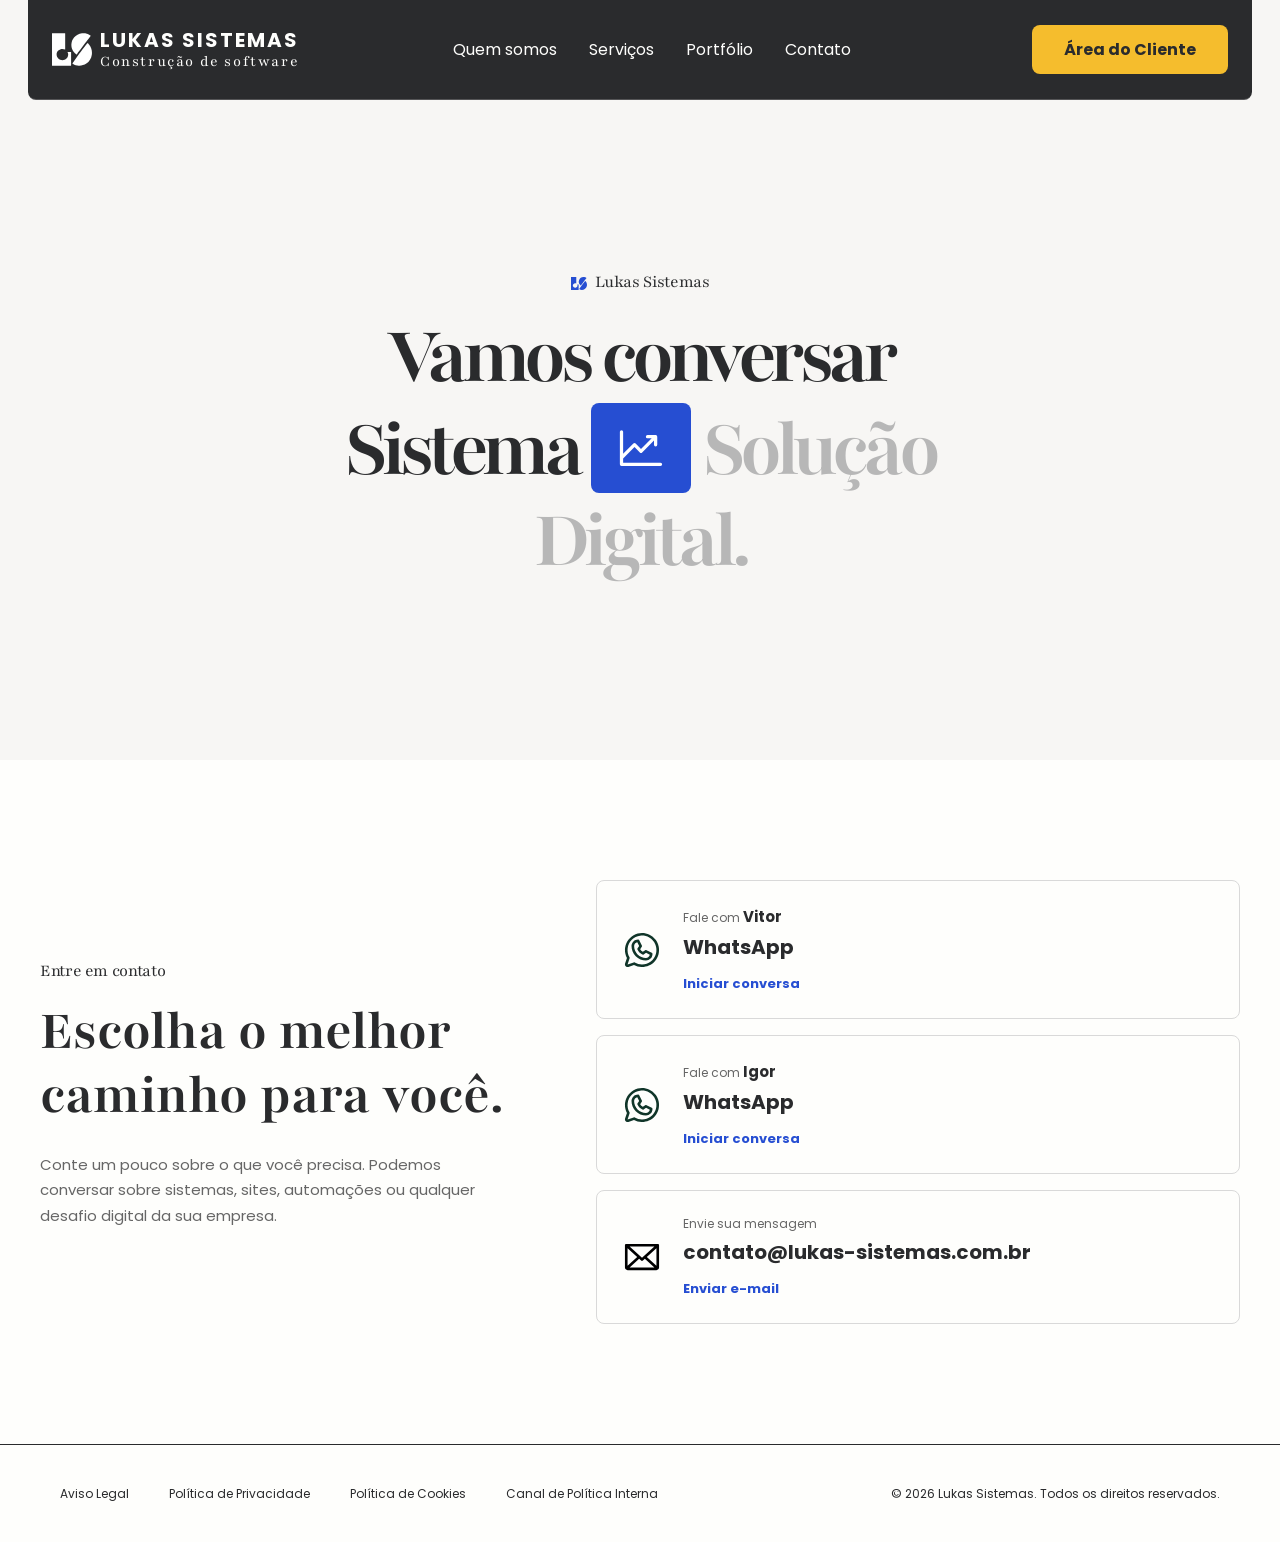
<file: pages/contato.html>
﻿<!doctype html>
<html lang="pt-BR">

<head>
  <meta charset="utf-8" />
  <meta name="viewport" content="width=device-width, initial-scale=1" />
  <meta name="description" content="Entre em contato com a Lukas Sistemas." />
  <title>Contato | Lukas Sistemas</title>
  <link rel="preconnect" href="https://fonts.googleapis.com" />
  <link rel="preconnect" href="https://fonts.gstatic.com" crossorigin />
  <link
    href="https://fonts.googleapis.com/css2?family=Playfair:opsz,wght@5..1200,400;5..1200,700&family=Poppins:wght@300;400;600;700&display=swap"
    rel="stylesheet" />
  <link rel="stylesheet" href="../styles/styles.css" />
</head>

<body class="services-page contact-page">
  <header class="header header-dark"><a class="logo" href="../index.html#home"><img src="../assets/logo-lukas.svg"
        alt="" /><span><strong>Lukas Sistemas</strong><small>Construção de software</small></span></a><button
      class="menu-button" aria-label="Abrir menu" aria-expanded="false"><i></i><i></i></button>
    <nav class="nav"><a href="../index.html#missao">Quem somos</a><a href="services.html#servicos">Serviços</a><a
        href="../index.html#solucoes">Portfólio</a><a href="contato.html" aria-current="page">Contato</a></nav><a
      class="button client-button" href="contato.html">Área do Cliente</a>
  </header>
  <main>
    <section class="services-hero contact-hero">
      <p class="services-eyebrow"><img src="../assets/logo-lukas-blue.svg" alt="" /> Lukas Sistemas</p>
      <h1><span>Vamos conversar</span><span>Sistema <strong class="services-hero-icon"><img
              src="../assets/icons/ChartLine-up.svg" alt="" /></strong>
          <em>Solução</em></span><span><em>Digital.</em></span></h1>
    </section>
    <section class="contact-links-section">
      <div class="contact-links-heading">
        <p class="services-eyebrow">Entre em contato</p>
        <h2>Escolha o melhor<br /><em>caminho para você.</em></h2>
        <p>Conte um pouco sobre o que você precisa. Podemos conversar sobre sistemas, sites, automações ou qualquer
          desafio digital da sua empresa.</p>
      </div>
      <div class="contact-links-grid">
        <a class="contact-link-card" href="https://wa.me/559999038283" target="_blank" rel="noopener"><img
            src="../assets/icons/wpp-logo.svg" alt="" /><span><small>Fale com <span class="contact-person">Vitor</span></small><strong>WhatsApp</strong><b>Iniciar conversa</b></span></a>
        <a class="contact-link-card" href="https://wa.me/559988357172" target="_blank" rel="noopener"><img
            src="../assets/icons/wpp-logo.svg" alt="" /><span><small>Fale com <span class="contact-person">Igor</span></small><strong>WhatsApp</strong><b>Iniciar conversa</b></span></a>
        <a class="contact-link-card contact-link-email" href="mailto:contato@lukas-sistemas.com.br">
          <svg width="42" height="42" viewBox="0 0 32 32" fill="none" xmlns="http://www.w3.org/2000/svg">
            <path
              d="M28 6H4C3.73478 6 3.48043 6.10536 3.29289 6.29289C3.10536 6.48043 3 6.73478 3 7V24C3 24.5304 3.21071 25.0391 3.58579 25.4142C3.96086 25.7893 4.46957 26 5 26H27C27.5304 26 28.0391 25.7893 28.4142 25.4142C28.7893 25.0391 29 24.5304 29 24V7C29 6.73478 28.8946 6.48043 28.7071 6.29289C28.5196 6.10536 28.2652 6 28 6ZM16 16.6437L6.57125 8H25.4287L16 16.6437ZM12.3387 16L5 22.7262V9.27375L12.3387 16ZM13.8188 17.3563L15.3188 18.7375C15.5032 18.9069 15.7446 19.0008 15.995 19.0008C16.2454 19.0008 16.4868 18.9069 16.6712 18.7375L18.1712 17.3563L25.4212 24H6.57125L13.8188 17.3563ZM19.6612 16L27 9.2725V22.7275L19.6612 16Z"
              fill="black" />
          </svg>

          <span><small>Envie sua
              mensagem</small><strong>contato@lukas-sistemas.com.br</strong><b>Enviar e-mail</b></span></a>
      </div>
    </section>
  </main>
  <footer>
    <div><a href="politics/aviso-legal.html">Aviso Legal</a><a href="politics/politica-privacidade.html">Política de Privacidade</a><a href="politics/politica-cookies.html">Política de Cookies</a><a
        href="politics/canal-politica-interna.html">Canal de Política Interna</a></div>
    <p>© 2026 Lukas Sistemas. Todos os direitos reservados.</p>
  </footer>
  <script>
    const menuButton = document.querySelector('.menu-button');
    const nav = document.querySelector('.nav');
    menuButton.addEventListener('click', () => {
      const open = menuButton.getAttribute('aria-expanded') === 'true';
      menuButton.setAttribute('aria-expanded', String(!open));
      nav.classList.toggle('open', !open);
    });
  </script>
  <script src="../scripts/page-transition.js"></script>
</body>

</html>
</file>
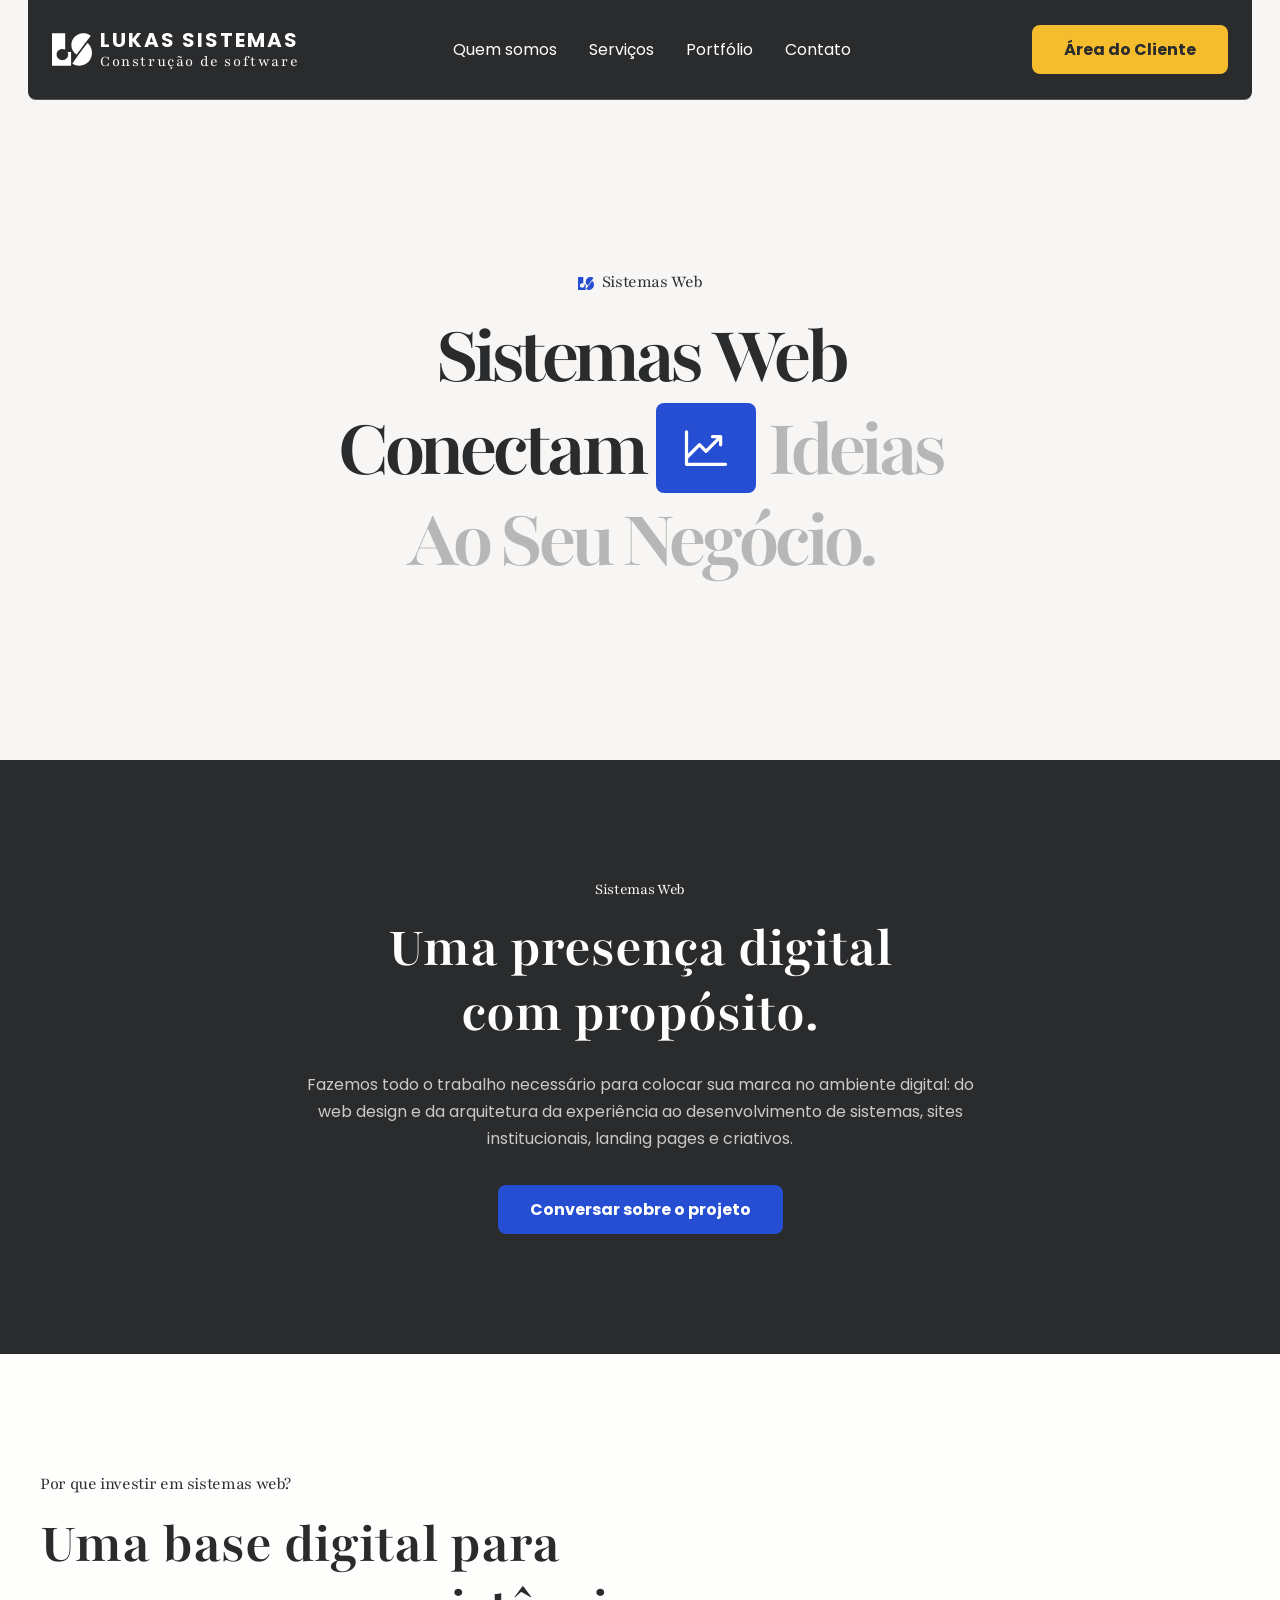
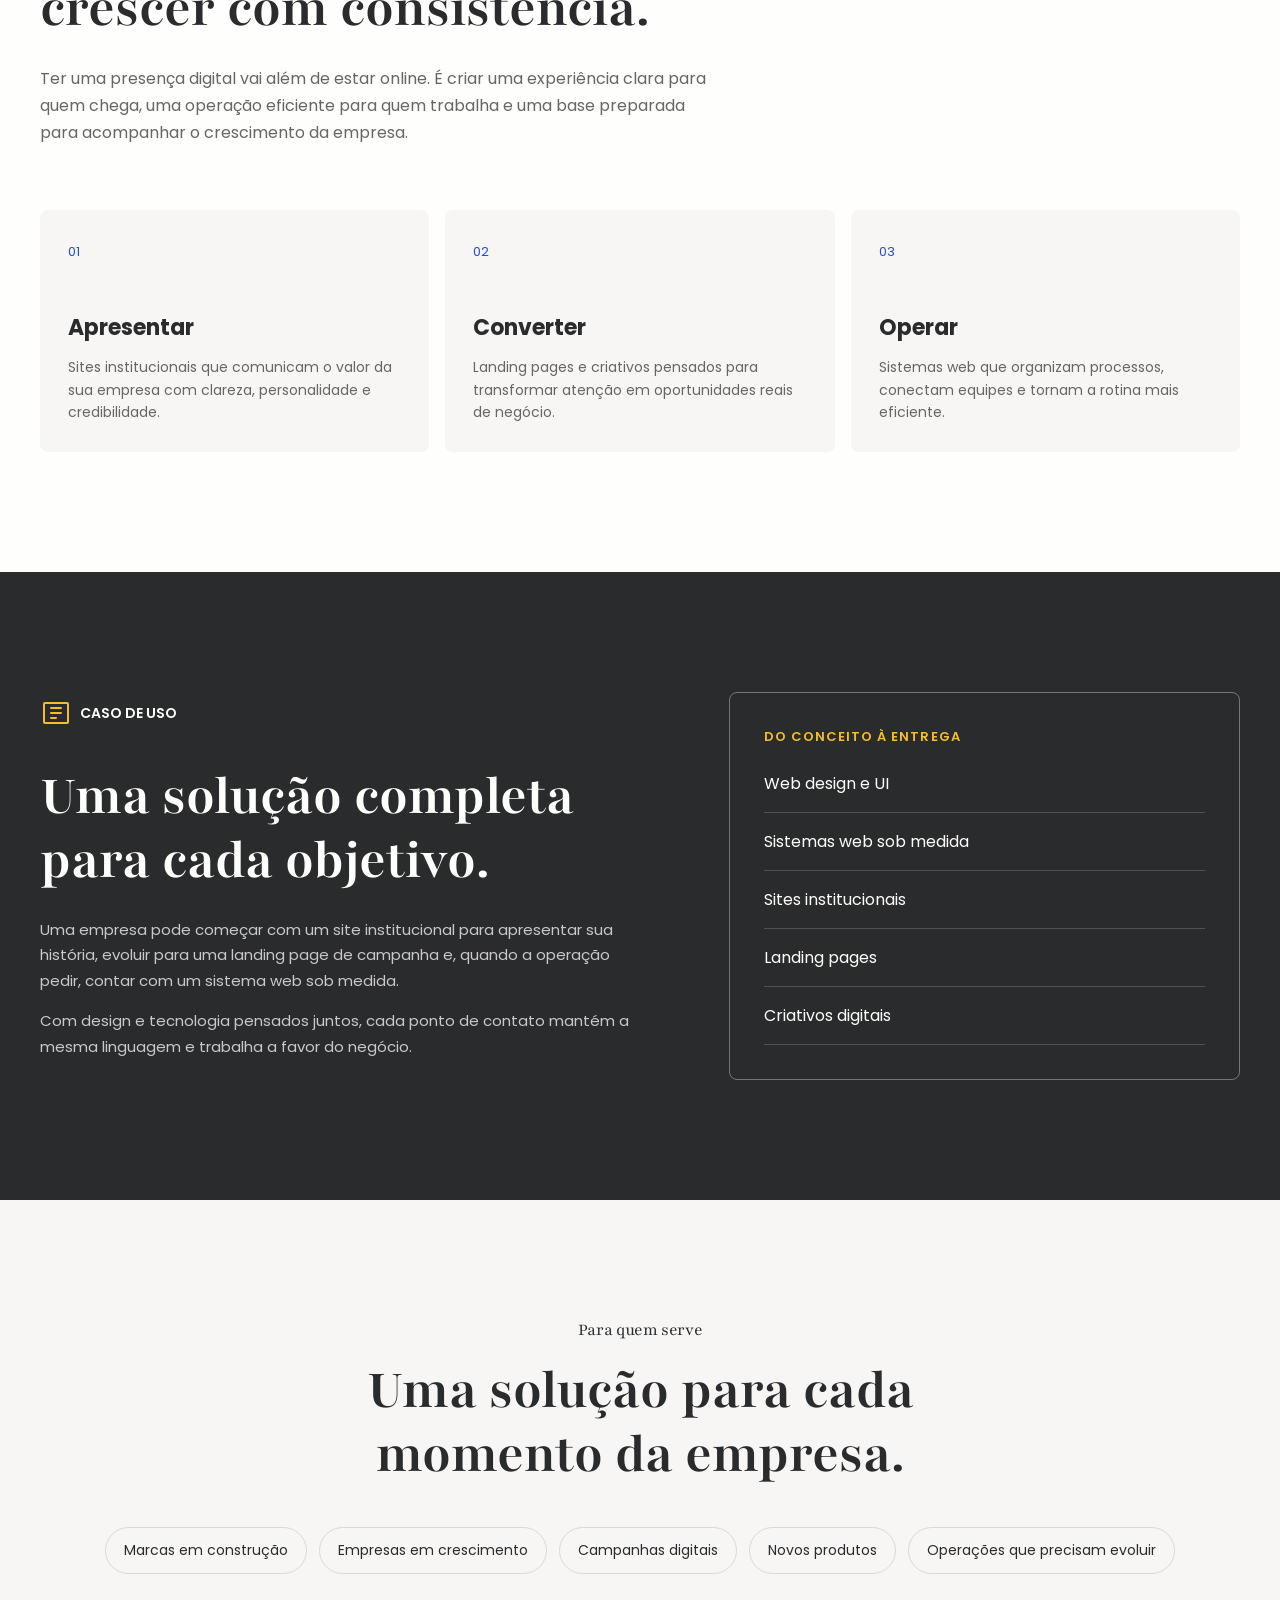
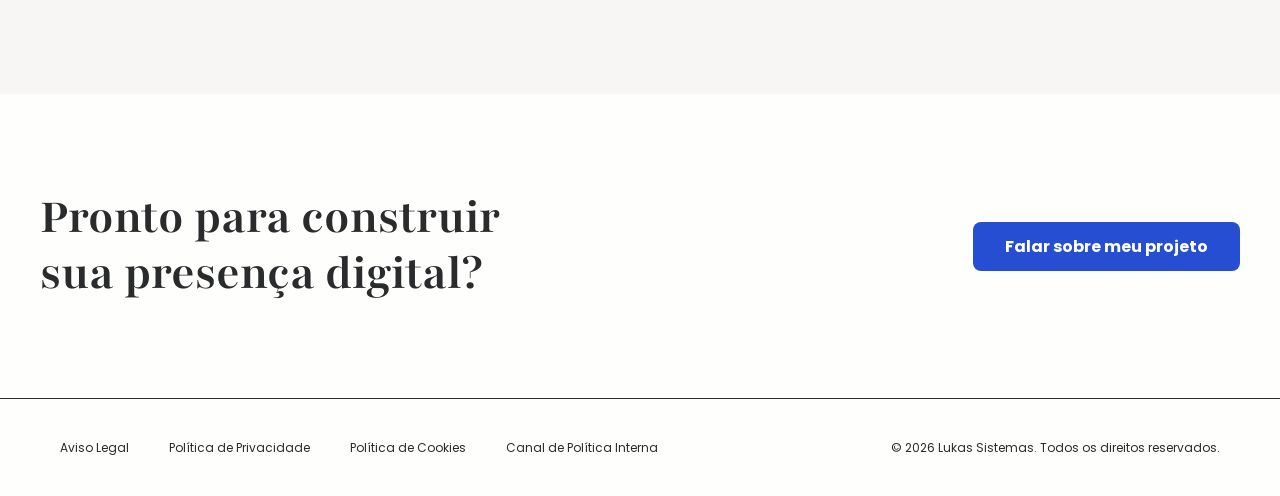
<file: pages/experiencias-web.html>
﻿<!doctype html>
<html lang="pt-BR">

<head>
  <meta charset="utf-8" />
  <meta name="viewport" content="width=device-width, initial-scale=1" />
  <title>Sistemas Web | Lukas Sistemas</title>
  <link rel="preconnect" href="https://fonts.googleapis.com" />
  <link rel="preconnect" href="https://fonts.gstatic.com" crossorigin />
  <link
    href="https://fonts.googleapis.com/css2?family=Playfair:opsz,wght@5..1200,400;5..1200,700&family=Poppins:wght@300;400;600;700&display=swap"
    rel="stylesheet" />
  <link rel="stylesheet" href="../styles/styles.css" />
</head>

<body class="services-page service-detail-page">
  <header class="header header-dark"><a class="logo" href="../index.html#home"><img src="../assets/logo-lukas.svg"
        alt="" /><span><strong>Lukas Sistemas</strong><small>Construção de software</small></span></a><button
      class="menu-button" aria-label="Abrir menu"><i></i><i></i></button>
    <nav class="nav"><a href="../index.html#missao">Quem somos</a><a href="services.html#servicos">Serviços</a><a
        href="../index.html#solucoes">Portfólio</a><a href="contato.html">Contato</a></nav><a
      class="button client-button" href="contato.html">Área do Cliente</a>
  </header>
  <main>
    <section class="service-detail-hero">
      <p class="services-eyebrow"><img src="../assets/logo-lukas-blue.svg" alt="" /> Sistemas Web</p>
      <h1><span>Sistemas Web</span><span>Conectam <strong class="services-hero-icon"><img
              src="../assets/icons/ChartLine-up.svg" alt="" /></strong> <em>Ideias</em></span><span><em>Ao
            Seu Negócio.</em></span></h1>
    </section>
    <section class="service-detail-intro">
      <p class="services-eyebrow">Sistemas Web</p>
      <h2>Uma presença digital<br /><em>com propósito.</em></h2>
      <p>Fazemos todo o trabalho necessário para colocar sua marca no ambiente digital: do web design e da arquitetura
        da experiência ao desenvolvimento de sistemas, sites institucionais, landing pages e criativos.</p><a
        class="button" href="contato.html">Conversar sobre o projeto
        <span></span></a>
    </section>
    <section class="detail-reasons">
      <div class="detail-section-heading">
        <p class="services-eyebrow">Por que investir em sistemas web?</p>
        <h2>Uma base digital para<br /><em>crescer com consistência.</em></h2>
        <p>Ter uma presença digital vai além de estar online. É criar uma experiência clara para quem chega, uma
          operação eficiente para quem trabalha e uma base preparada para acompanhar o crescimento da empresa.</p>
      </div>
      <div class="detail-reason-grid">
        <article><span>01</span>
          <h3>Apresentar</h3>
          <p>Sites institucionais que comunicam o valor da sua empresa com clareza, personalidade e credibilidade.</p>
        </article>
        <article><span>02</span>
          <h3>Converter</h3>
          <p>Landing pages e criativos pensados para transformar atenção em oportunidades reais de negócio.</p>
        </article>
        <article><span>03</span>
          <h3>Operar</h3>
          <p>Sistemas web que organizam processos, conectam equipes e tornam a rotina mais eficiente.</p>
        </article>
      </div>
    </section>
    <section class="detail-use-case">
      <div class="detail-use-case-copy">
        <p class="service-feature-eyebrow"><svg xmlns="http://www.w3.org/2000/svg" width="32" height="32" fill="#f5bd2d"
            viewBox="0 0 256 256">
            <path
              d="M216,40H40A16,16,0,0,0,24,56V200a16,16,0,0,0,16,16H216a16,16,0,0,0,16-16V56A16,16,0,0,0,216,40Zm0,160H40V56H216V200ZM176,88a8,8,0,0,1-8,8H88a8,8,0,0,1,0-16h80A8,8,0,0,1,176,88Zm0,40a8,8,0,0,1-8,8H88a8,8,0,0,1,0-16h80A8,8,0,0,1,176,128Zm-40,40a8,8,0,0,1-8,8H88a8,8,0,0,1,0-16h40A8,8,0,0,1,136,168Z" />
          </svg> CASO DE USO</p>
        <h2>Uma solução completa<br /><em>para cada objetivo.</em></h2>
        <p>Uma empresa pode começar com um site institucional para apresentar sua história, evoluir para uma landing
          page de campanha e, quando a operação pedir, contar com um sistema web sob medida.</p>
        <p>Com design e tecnologia pensados juntos, cada ponto de contato mantém a mesma linguagem e trabalha a favor do
          negócio.</p>
      </div>
      <div class="detail-module-card">
        <p>Do conceito à entrega</p>
        <ul>
          <li>Web design e UI</li>
          <li>Sistemas web sob medida</li>
          <li>Sites institucionais</li>
          <li>Landing pages</li>
          <li>Criativos digitais</li>
        </ul>
      </div>
    </section>
    <section class="detail-fit">
      <p class="services-eyebrow">Para quem serve</p>
      <h2>Uma solução para cada<br /><em>momento da empresa.</em></h2>
      <div class="detail-fit-list"><span>Marcas em construção</span><span>Empresas em crescimento</span><span>Campanhas
          digitais</span><span>Novos produtos</span><span>Operações que precisam evoluir</span></div>
    </section>
    <section class="service-detail-cta">
      <h2>Pronto para construir<br /><em>sua presença digital?</em></h2><a class="button"
        href="contato.html">Falar sobre meu projeto <span></span></a>
    </section>
  </main>
  <footer>
    <div><a href="politics/aviso-legal.html">Aviso Legal</a><a href="politics/politica-privacidade.html">Política de Privacidade</a><a href="politics/politica-cookies.html">Política de Cookies</a><a
        href="politics/canal-politica-interna.html">Canal de Política Interna</a></div>
    <p>© 2026 Lukas Sistemas. Todos os direitos reservados.</p>
  </footer>
  <script src="../scripts/page-transition.js"></script>
</body>

</html>
</file>
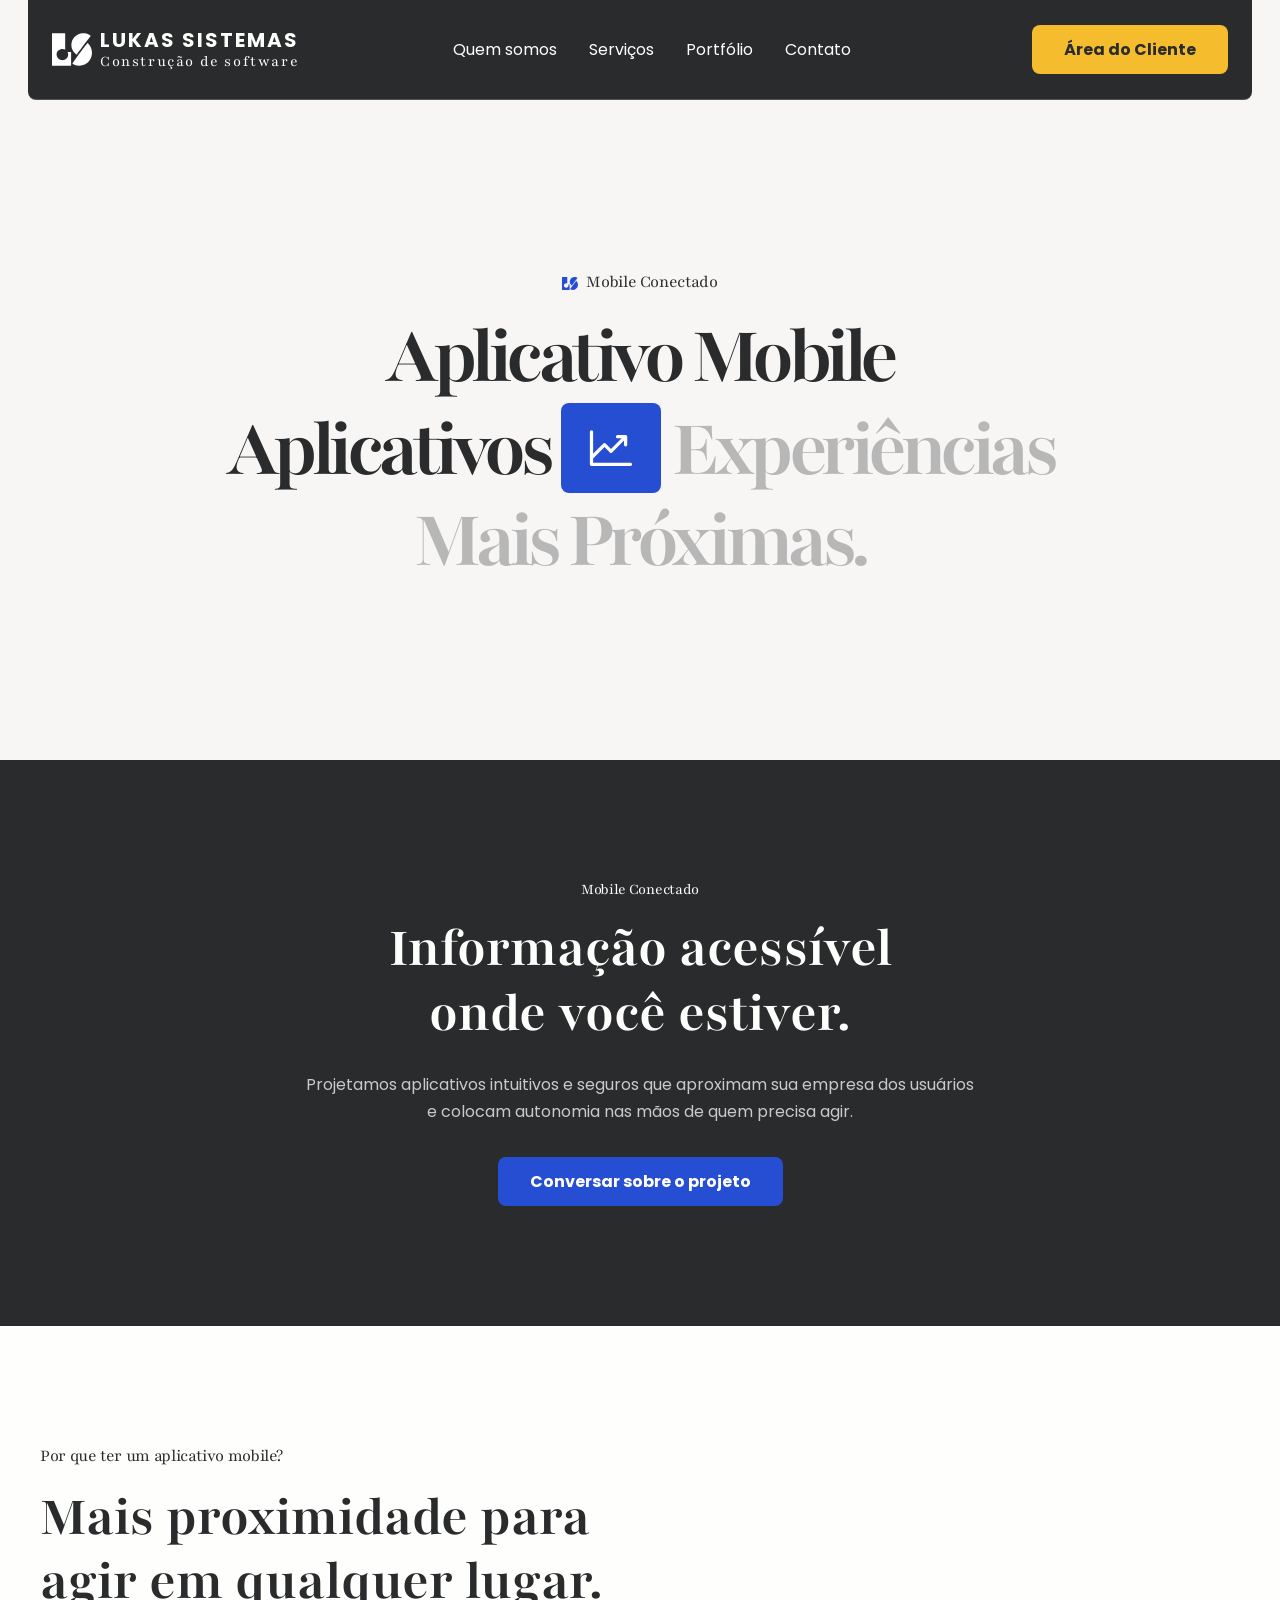
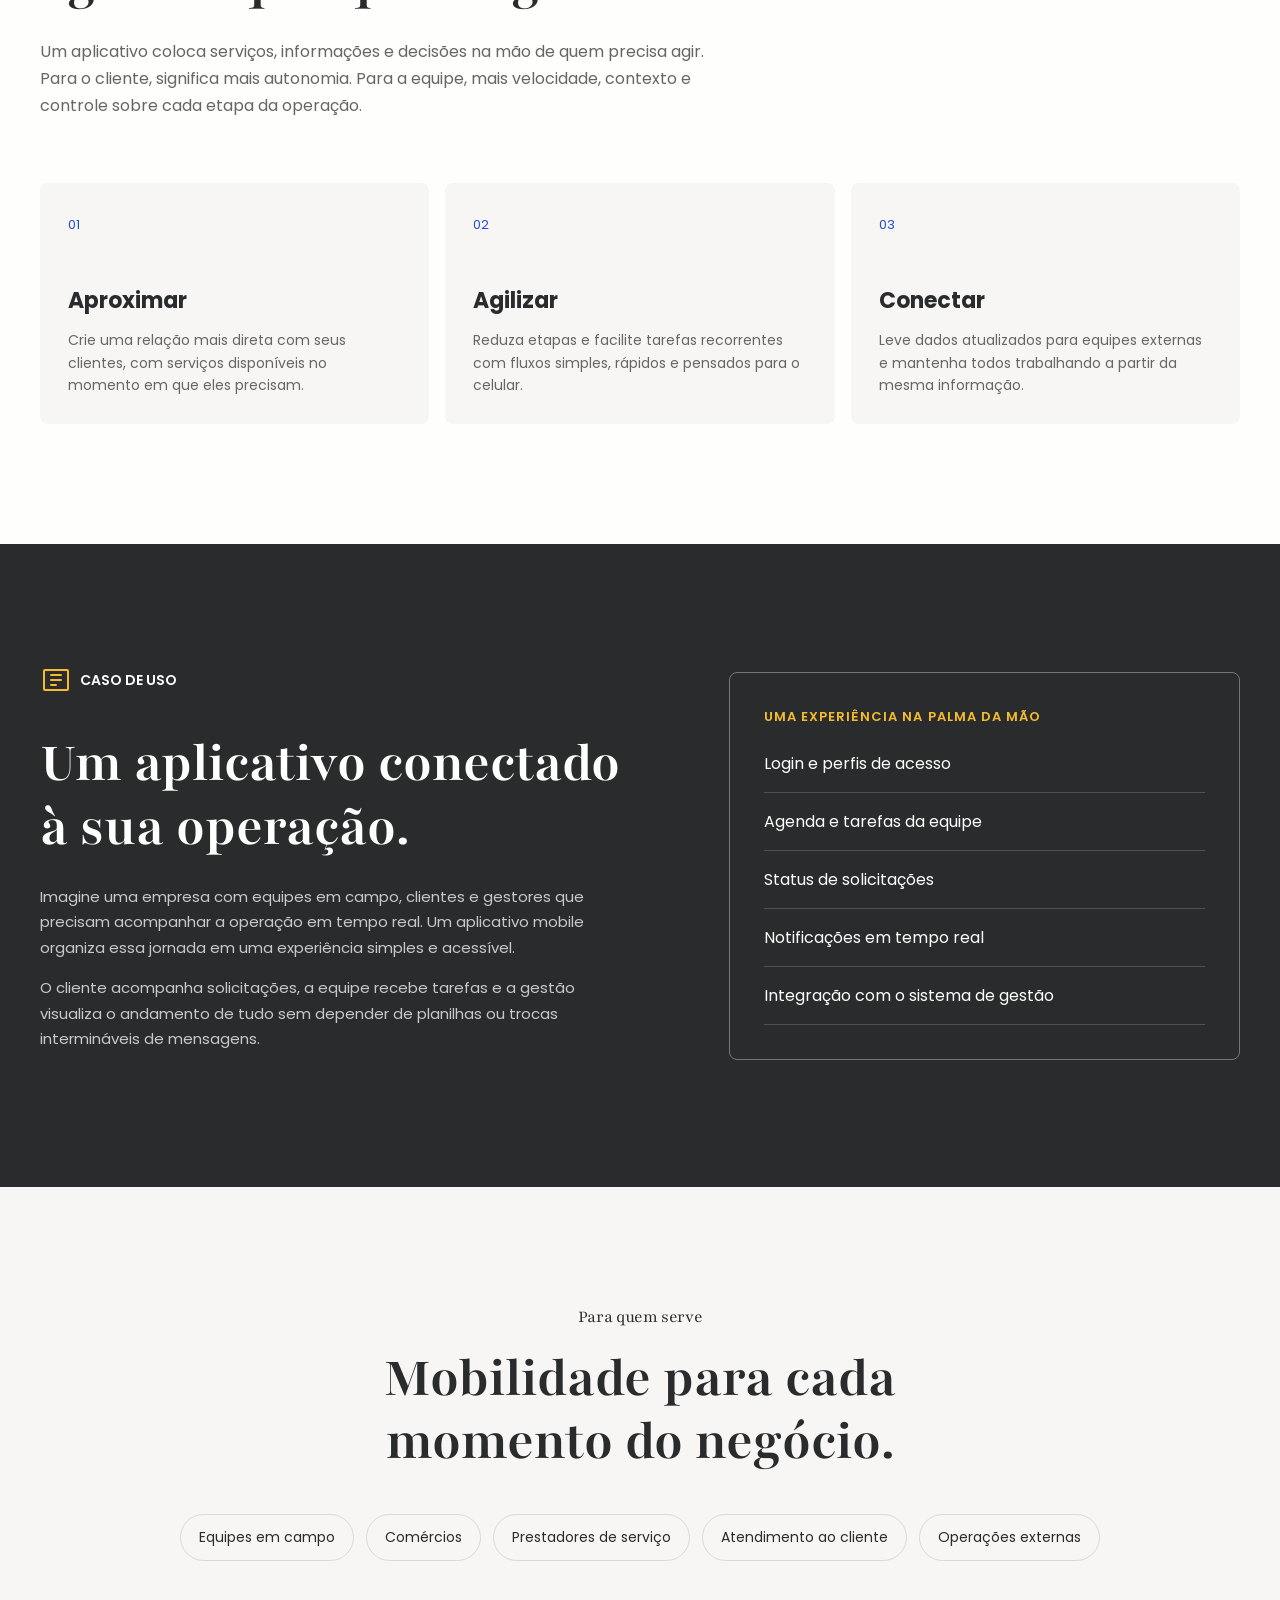
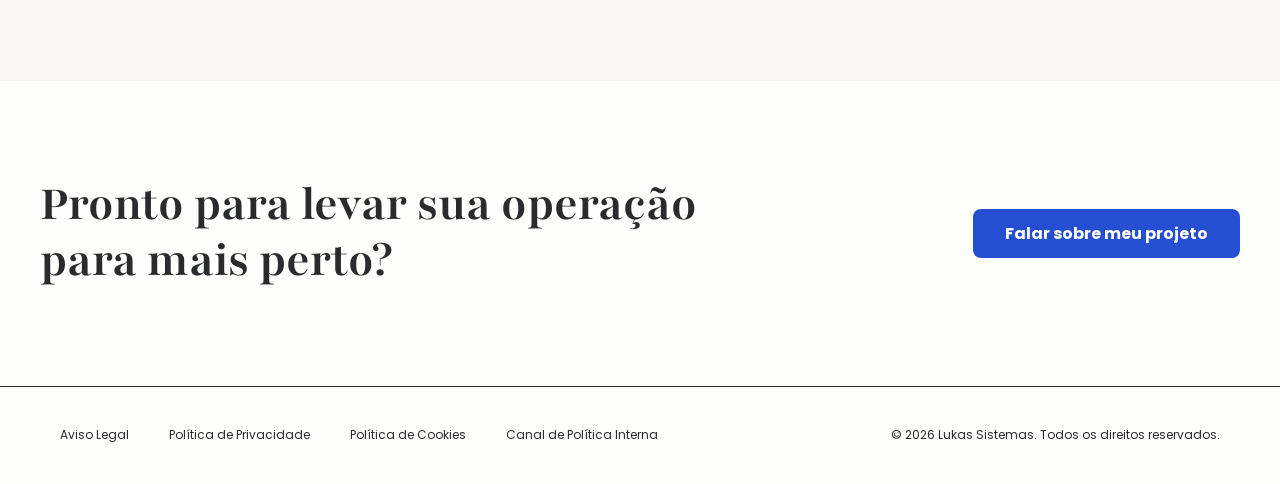
<file: pages/mobile-conectado.html>
﻿<!doctype html>
<html lang="pt-BR">

<head>
  <meta charset="utf-8" />
  <meta name="viewport" content="width=device-width, initial-scale=1" />
  <title>Mobile Conectado | Lukas Sistemas</title>
  <link rel="preconnect" href="https://fonts.googleapis.com" />
  <link rel="preconnect" href="https://fonts.gstatic.com" crossorigin />
  <link
    href="https://fonts.googleapis.com/css2?family=Playfair:opsz,wght@5..1200,400;5..1200,700&family=Poppins:wght@300;400;600;700&display=swap"
    rel="stylesheet" />
  <link rel="stylesheet" href="../styles/styles.css" />
</head>

<body class="services-page service-detail-page">
  <header class="header header-dark"><a class="logo" href="../index.html#home"><img src="../assets/logo-lukas.svg"
        alt="" /><span><strong>Lukas Sistemas</strong><small>Construção de software</small></span></a><button
      class="menu-button" aria-label="Abrir menu"><i></i><i></i></button>
    <nav class="nav"><a href="../index.html#missao">Quem somos</a><a href="services.html#servicos">Serviços</a><a
        href="../index.html#solucoes">Portfólio</a><a href="contato.html">Contato</a></nav><a
      class="button client-button" href="contato.html">Área do Cliente</a>
  </header>
  <main>
    <section class="service-detail-hero">
      <p class="services-eyebrow"><img src="../assets/logo-lukas-blue.svg" alt="" /> Mobile Conectado</p>
      <h1><span>Aplicativo Mobile</span><span>Aplicativos <strong class="services-hero-icon"><img
              src="../assets/icons/ChartLine-up.svg" alt="" /></strong> <em>Experiências</em></span><span><em>Mais
            Próximas.</em></span></h1>
    </section>
    <section class="service-detail-intro">
      <p class="services-eyebrow">Mobile Conectado</p>
      <h2>Informação acessível<br /><em>onde você estiver.</em></h2>
      <p>Projetamos aplicativos intuitivos e seguros que aproximam sua empresa dos usuários e colocam autonomia nas mãos
        de quem precisa agir.</p><a class="button" href="contato.html">Conversar sobre o projeto
        <span></span></a>
    </section>
    <section class="detail-reasons">
      <div class="detail-section-heading">
        <p class="services-eyebrow">Por que ter um aplicativo mobile?</p>
        <h2>Mais proximidade para<br /><em>agir em qualquer lugar.</em></h2>
        <p>Um aplicativo coloca serviços, informações e decisões na mão de quem precisa agir. Para o cliente, significa
          mais autonomia. Para a equipe, mais velocidade, contexto e controle sobre cada etapa da operação.</p>
      </div>
      <div class="detail-reason-grid">
        <article><span>01</span>
          <h3>Aproximar</h3>
          <p>Crie uma relação mais direta com seus clientes, com serviços disponíveis no momento em que eles precisam.
          </p>
        </article>
        <article><span>02</span>
          <h3>Agilizar</h3>
          <p>Reduza etapas e facilite tarefas recorrentes com fluxos simples, rápidos e pensados para o celular.</p>
        </article>
        <article><span>03</span>
          <h3>Conectar</h3>
          <p>Leve dados atualizados para equipes externas e mantenha todos trabalhando a partir da mesma informação.</p>
        </article>
      </div>
    </section>
    <section class="detail-use-case">
      <div class="detail-use-case-copy">
        <p class="service-feature-eyebrow"><svg xmlns="http://www.w3.org/2000/svg" width="32" height="32" fill="#f5bd2d"
            viewBox="0 0 256 256">
            <path
              d="M216,40H40A16,16,0,0,0,24,56V200a16,16,0,0,0,16,16H216a16,16,0,0,0,16-16V56A16,16,0,0,0,216,40Zm0,160H40V56H216V200ZM176,88a8,8,0,0,1-8,8H88a8,8,0,0,1,0-16h80A8,8,0,0,1,176,88Zm0,40a8,8,0,0,1-8,8H88a8,8,0,0,1,0-16h80A8,8,0,0,1,176,128Zm-40,40a8,8,0,0,1-8,8H88a8,8,0,0,1,0-16h40A8,8,0,0,1,136,168Z" />
          </svg> CASO DE USO</p>
        <h2>Um aplicativo conectado<br /><em>à sua operação.</em></h2>
        <p>Imagine uma empresa com equipes em campo, clientes e gestores que precisam acompanhar a operação em tempo
          real. Um aplicativo mobile organiza essa jornada em uma experiência simples e acessível.</p>
        <p>O cliente acompanha solicitações, a equipe recebe tarefas e a gestão visualiza o andamento de tudo sem
          depender de planilhas ou trocas intermináveis de mensagens.</p>
      </div>
      <div class="detail-module-card">
        <p>Uma experiência na palma da mão</p>
        <ul>
          <li>Login e perfis de acesso</li>
          <li>Agenda e tarefas da equipe</li>
          <li>Status de solicitações</li>
          <li>Notificações em tempo real</li>
          <li>Integração com o sistema de gestão</li>
        </ul>
      </div>
    </section>
    <section class="detail-fit">
      <p class="services-eyebrow">Para quem serve</p>
      <h2>Mobilidade para cada<br /><em>momento do negócio.</em></h2>
      <div class="detail-fit-list"><span>Equipes em campo</span><span>Comércios</span><span>Prestadores de
          serviço</span><span>Atendimento ao cliente</span><span>Operações externas</span></div>
    </section>
    <section class="service-detail-cta">
      <h2>Pronto para levar sua operação<br /><em>para mais perto?</em></h2><a class="button"
        href="contato.html">Falar sobre meu projeto <span></span></a>
    </section>
  </main>
  <footer>
    <div><a href="politics/aviso-legal.html">Aviso Legal</a><a href="politics/politica-privacidade.html">Política de Privacidade</a><a href="politics/politica-cookies.html">Política de Cookies</a><a
        href="politics/canal-politica-interna.html">Canal de Política Interna</a></div>
    <p>© 2026 Lukas Sistemas. Todos os direitos reservados.</p>
  </footer>
  <script src="../scripts/page-transition.js"></script>
</body>

</html>
</file>
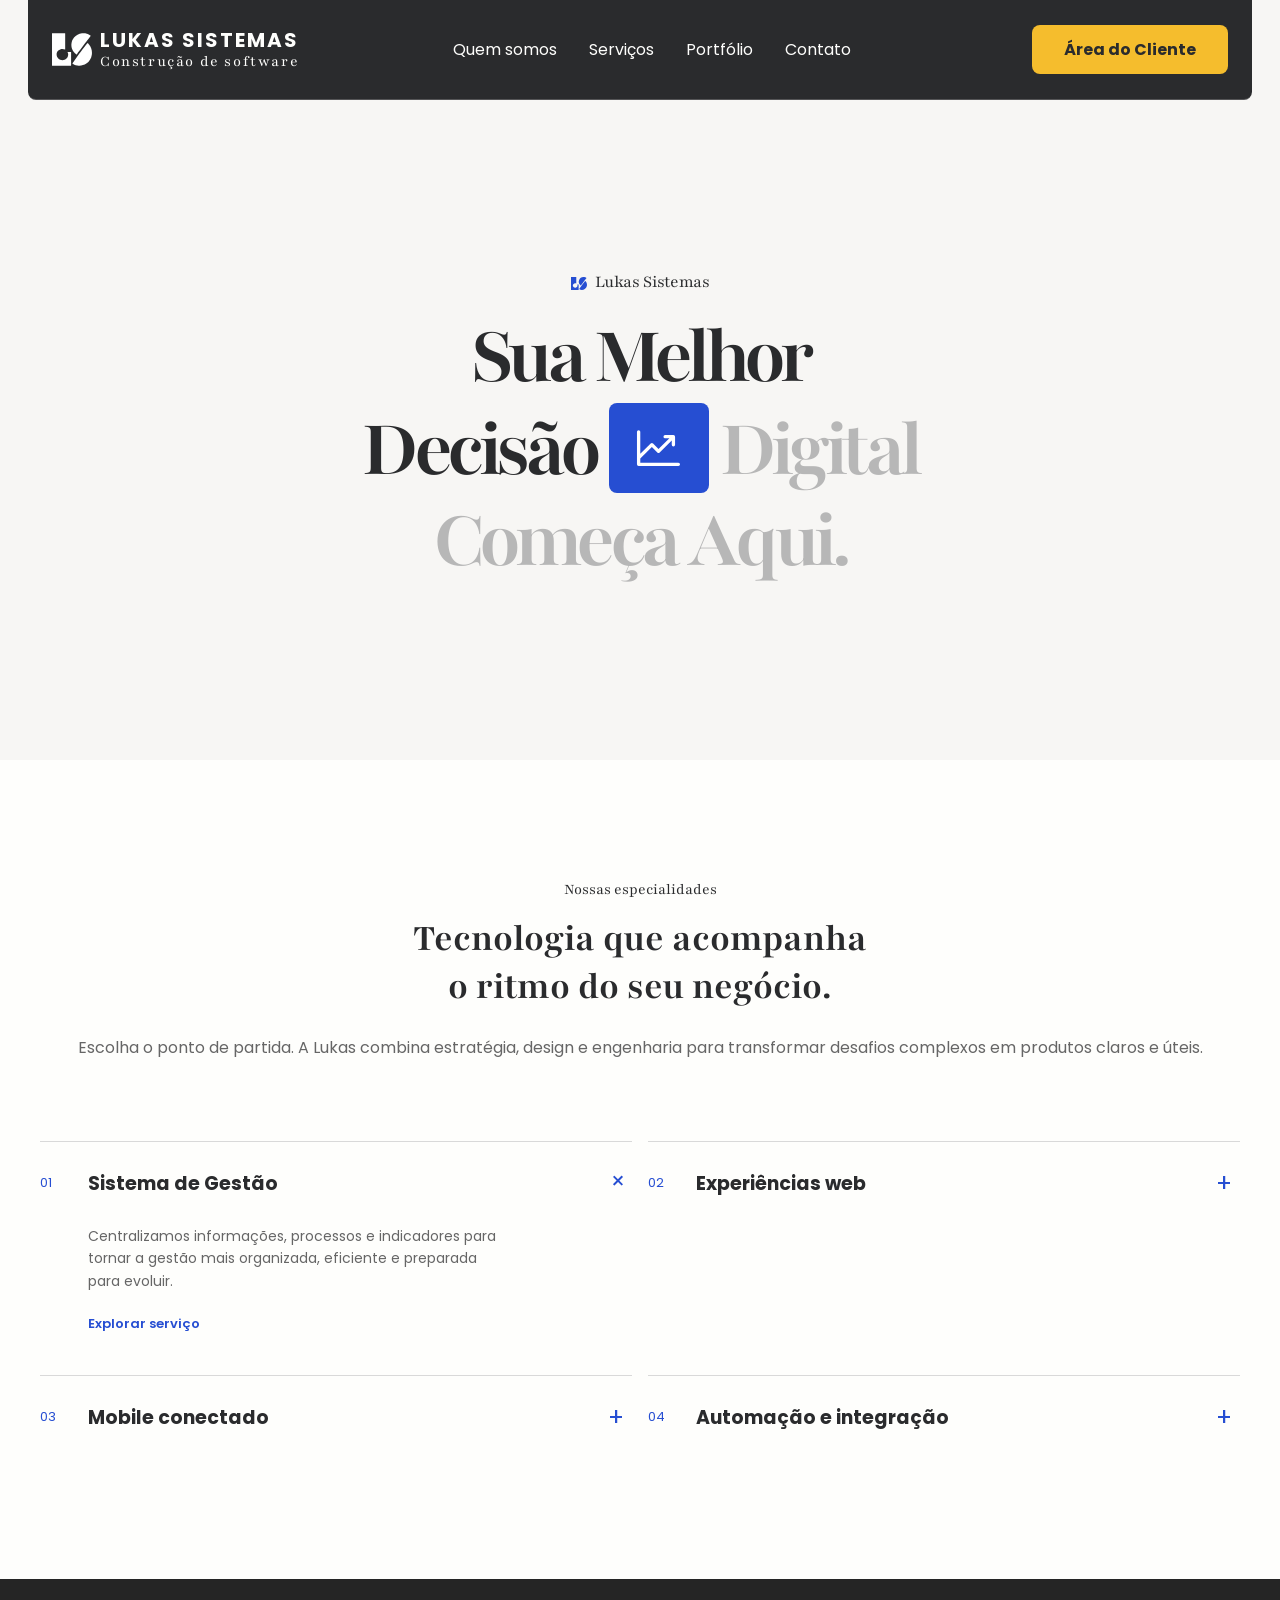
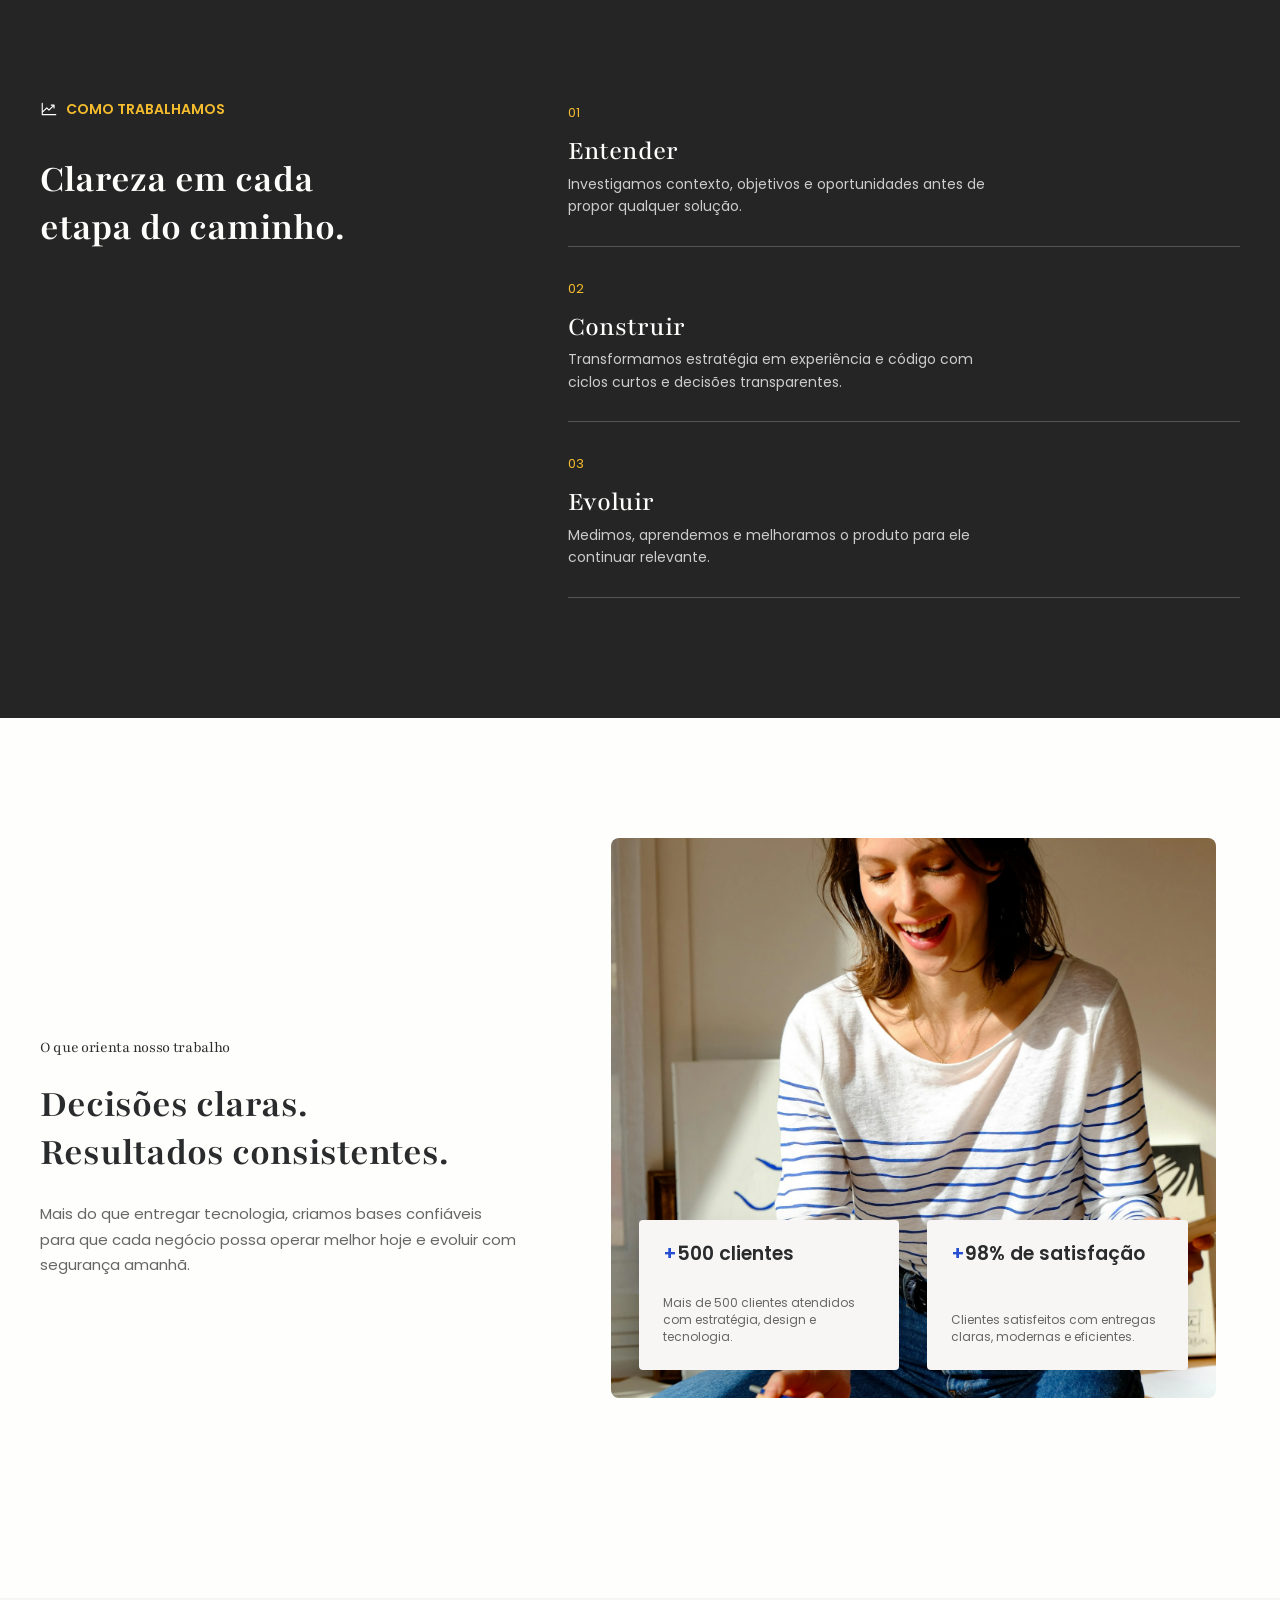
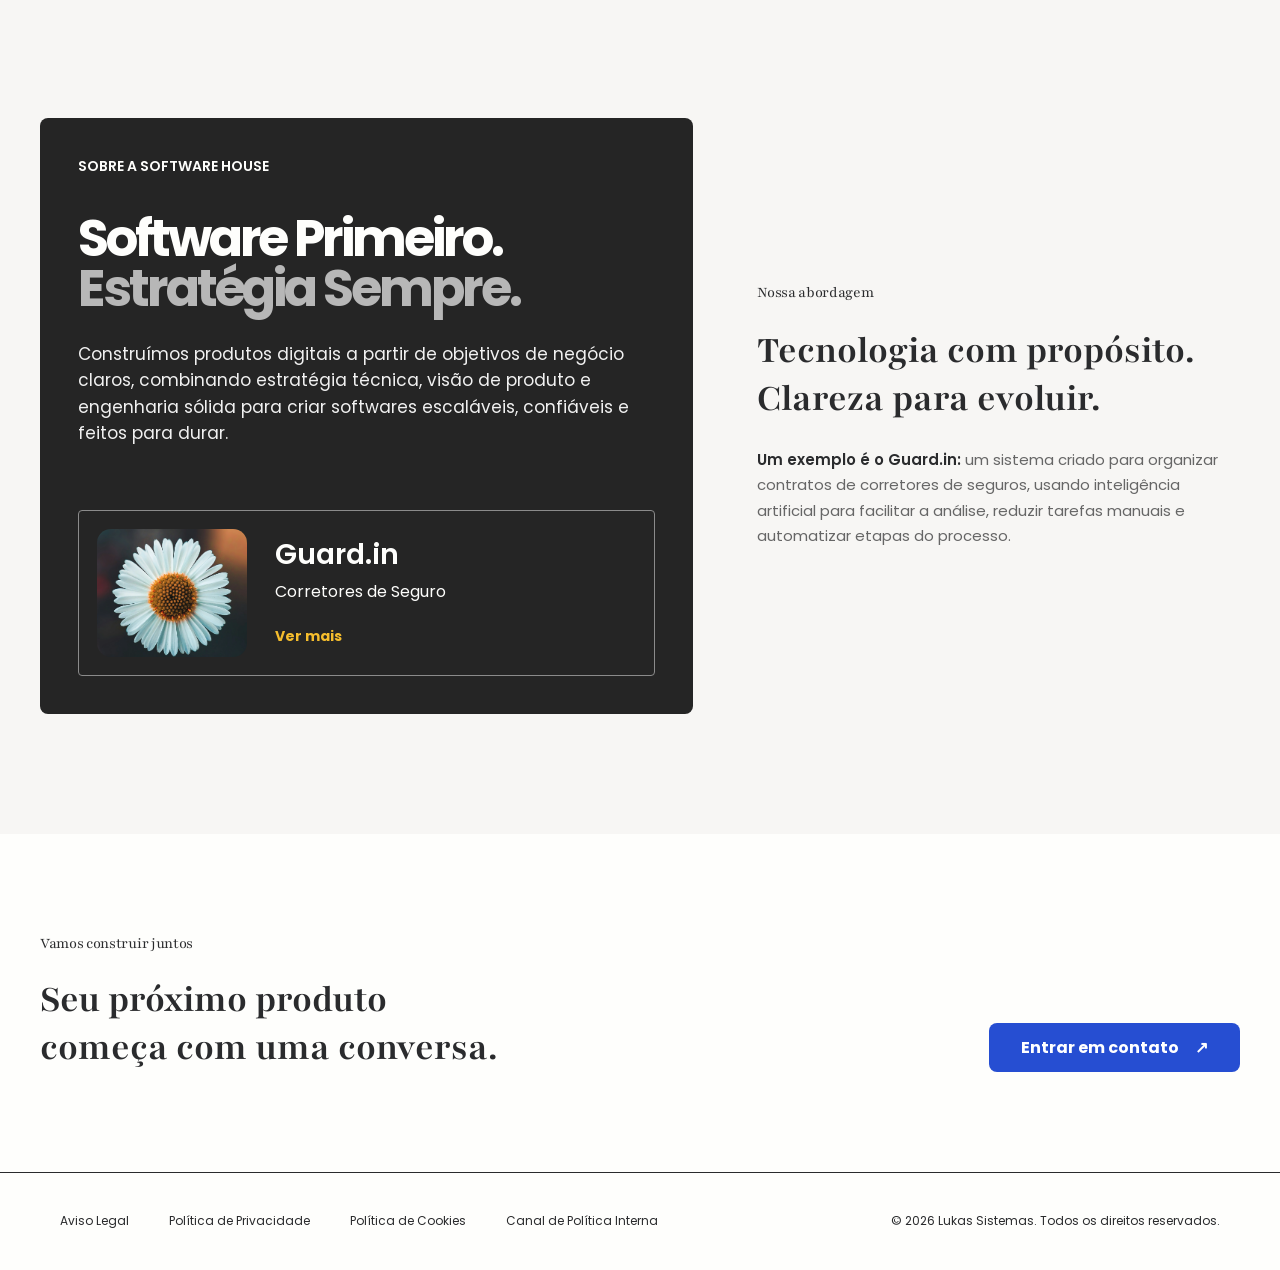
<file: pages/services.html>
﻿<!doctype html>
<html lang="pt-BR">

<head>
  <meta charset="UTF-8" />
  <meta name="viewport" content="width=device-width, initial-scale=1.0" />
  <meta name="description" content="Serviços de software da Lukas Sistemas." />
  <title>Serviços | Lukas Sistemas</title>
  <link rel="preconnect" href="https://fonts.googleapis.com" />
  <link rel="preconnect" href="https://fonts.gstatic.com" crossorigin />
  <link
    href="https://fonts.googleapis.com/css2?family=Playfair:opsz,wght@5..1200,400;5..1200,700&family=Poppins:wght@300;400;600;700&display=swap"
    rel="stylesheet" />
  <link rel="stylesheet" href="../styles/styles.css" />
</head>

<body class="services-page">
  <header class="header header-dark">
    <a class="logo" href="../index.html#home"><img src="../assets/logo-lukas.svg" alt="" /><span><strong>Lukas
          Sistemas</strong><small>Construção de software</small></span></a>
    <button class="menu-button" aria-label="Abrir menu" aria-expanded="false"><i></i><i></i></button>
    <nav class="nav"><a href="../index.html#missao">Quem somos</a><a href="services.html#servicos"
        aria-current="page">Serviços</a><a href="../index.html#solucoes">Portfólio</a><a href="contato.html">Contato</a>
    </nav>
    <a class="button client-button" href="contato.html">Área do Cliente</a>
  </header>

  <main class="services-page-content">
    <section class="services-hero" aria-labelledby="services-hero-title">
      <p class="services-eyebrow">
        <img src="../assets/logo-lukas-blue.svg" alt="" />
        Lukas Sistemas
      </p>
      <h1 id="services-hero-title">
        <span>Sua Melhor</span>
        <span>Decisão <strong class="services-hero-icon"><img src="../assets/icons/ChartLine-up.svg"
              alt="Lukas Sistemas" /></strong> <em>Digital</em></span>
        <span><em>Começa Aqui.</em></span>
      </h1>
    </section>
    <section class="services-overview" id="servicos" aria-labelledby="services-overview-title">
      <div class="services-section-heading">
        <p class="services-eyebrow">Nossas especialidades</p>
        <h2 id="services-overview-title">Tecnologia que acompanha<br /><em>o ritmo do seu negócio.</em></h2>
        <p>Escolha o ponto de partida. A Lukas combina estratégia, design e engenharia para transformar desafios
          complexos em produtos claros e úteis.</p>
      </div>
      <div class="service-detail-grid">
        <details open>
          <summary><span>01</span><strong>Sistema de Gestão</strong><b>+</b></summary>
          <p>Centralizamos informações, processos e indicadores para tornar a gestão mais organizada, eficiente e
            preparada para evoluir.</p>
          <a href="sistema-gestao.html">Explorar serviço</a>
        </details>
        <details>
          <summary><span>02</span><strong>Experiências web</strong><b>+</b></summary>
          <p>Interfaces rápidas, acessíveis e pensadas para transformar presença digital em relacionamento.</p><a
            href="experiencias-web.html">Explorar serviço</a>
        </details>
        <details>
          <summary><span>03</span><strong>Mobile conectado</strong><b>+</b></summary>
          <p>Aplicativos que colocam informação, autonomia e praticidade nas mãos de quem precisa agir.</p><a
            href="mobile-conectado.html">Explorar serviço</a>
        </details>
        <details>
          <summary><span>04</span><strong>Automação e integração</strong><b>+</b></summary>
          <p>Menos retrabalho, mais clareza: conectamos fluxos para sua equipe trabalhar com consistência.</p><a
            href="automacao-integracao.html">Explorar serviço</a>
        </details>
      </div>
    </section>
    <section class="process-section" aria-labelledby="process-title">
      <div class="process-heading">
        <p class="service-feature-eyebrow"><img src="../assets/icons/ChartLine-up.svg" alt="" /> COMO TRABALHAMOS</p>
        <h2 id="process-title">Clareza em cada<br /><em>etapa do caminho.</em></h2>
      </div>
      <div class="process-steps">
        <article><span>01</span>
          <h3>Entender</h3>
          <p>Investigamos contexto, objetivos e oportunidades antes de propor qualquer solução.</p>
        </article>
        <article><span>02</span>
          <h3>Construir</h3>
          <p>Transformamos estratégia em experiência e código com ciclos curtos e decisões transparentes.</p>
        </article>
        <article><span>03</span>
          <h3>Evoluir</h3>
          <p>Medimos, aprendemos e melhoramos o produto para ele continuar relevante.</p>
        </article>
      </div>
    </section>
    <div class="service-narrative">
      <section class="service-story-section" aria-labelledby="story-title">
        <div class="service-story-copy">
          <p class="services-eyebrow">Nossa abordagem</p>
          <h2 id="story-title">Tecnologia com propósito.<br /><em>Clareza para evoluir.</em></h2>
          <p class="service-story-case"><strong>Um exemplo é o Guard.in:</strong> um sistema criado para organizar
            contratos de corretores de seguros, usando inteligência artificial para facilitar a análise, reduzir tarefas
            manuais e automatizar etapas do processo.</p>
        </div>
        <div class="service-feature service-feature-ornament" aria-hidden="true">
          <div class="service-feature-copy">
            <p class="service-feature-eyebrow">SOBRE A SOFTWARE HOUSE</p>
            <h2>Software Primeiro.<br /><em>Estratégia Sempre.</em></h2>
            <p class="service-feature-description">Construímos produtos digitais a partir de objetivos de negócio
              claros, combinando estratégia técnica, visão de produto e engenharia sólida para criar softwares
              escaláveis, confiáveis e feitos para durar.</p>
          </div>
          <a href="https://guard-in.lukas-sistemas.com.br/" class="service-project" target="_blank" rel="noopener noreferrer"><img src="../assets/flower.webp" alt="" /><span
              class="service-project-content"><strong>Guard.in</strong><small>Corretores de Seguro</small><b>Ver
                mais</b></span></a>
        </div>
      </section>
      <section class="service-results-section" aria-labelledby="results-title">
        <div class="service-proof service-proof-ornament" aria-hidden="true">
          <div class="service-proof-image"><img src="../assets/hero-service-page.webp" alt="" />
            <article class="proof-bubble">
              <h3><span>+</span>500 clientes</h3>
              <p>Mais de 500 clientes atendidos com estratégia, design e tecnologia.</p>
            </article>
            <article class="proof-bubble">
              <h3><span>+</span>98% de satisfação</h3>
              <p>Clientes satisfeitos com entregas claras, modernas e eficientes.</p>
            </article>
          </div>
        </div>
        <div class="service-story-copy">
          <p class="services-eyebrow">O que orienta nosso trabalho</p>
          <h2 id="results-title">Decisões claras.<br /><em>Resultados consistentes.</em></h2>
          <p>Mais do que entregar tecnologia, criamos bases confiáveis para que cada negócio possa operar melhor hoje e
            evoluir com segurança amanhã.</p>
        </div>
      </section>
    </div>
    <section class="services-cta" id="contato">
      <div>
        <p class="services-eyebrow">Vamos construir juntos</p>
        <h2>Seu próximo produto<br /><em>começa com uma conversa.</em></h2>
      </div><a class="button" href="contato.html">Entrar em contato <span>↗</span></a>
    </section>
  </main>
  <footer>
    <div><a href="politics/aviso-legal.html">Aviso Legal</a><a href="politics/politica-privacidade.html">Política de Privacidade</a><a href="politics/politica-cookies.html">Política de Cookies</a><a
        href="politics/canal-politica-interna.html">Canal de Política Interna</a></div>
    <p>© 2026 Lukas Sistemas. Todos os direitos reservados.</p>
  </footer>

  <script>
    const menuButton = document.querySelector('.menu-button');
    const nav = document.querySelector('.nav');
    menuButton.addEventListener('click', () => {
      const open = menuButton.getAttribute('aria-expanded') === 'true';
      menuButton.setAttribute('aria-expanded', String(!open));
      nav.classList.toggle('open', !open);
    });
  </script>
  <script src="../scripts/page-transition.js"></script>
</body>

</html>
</file>
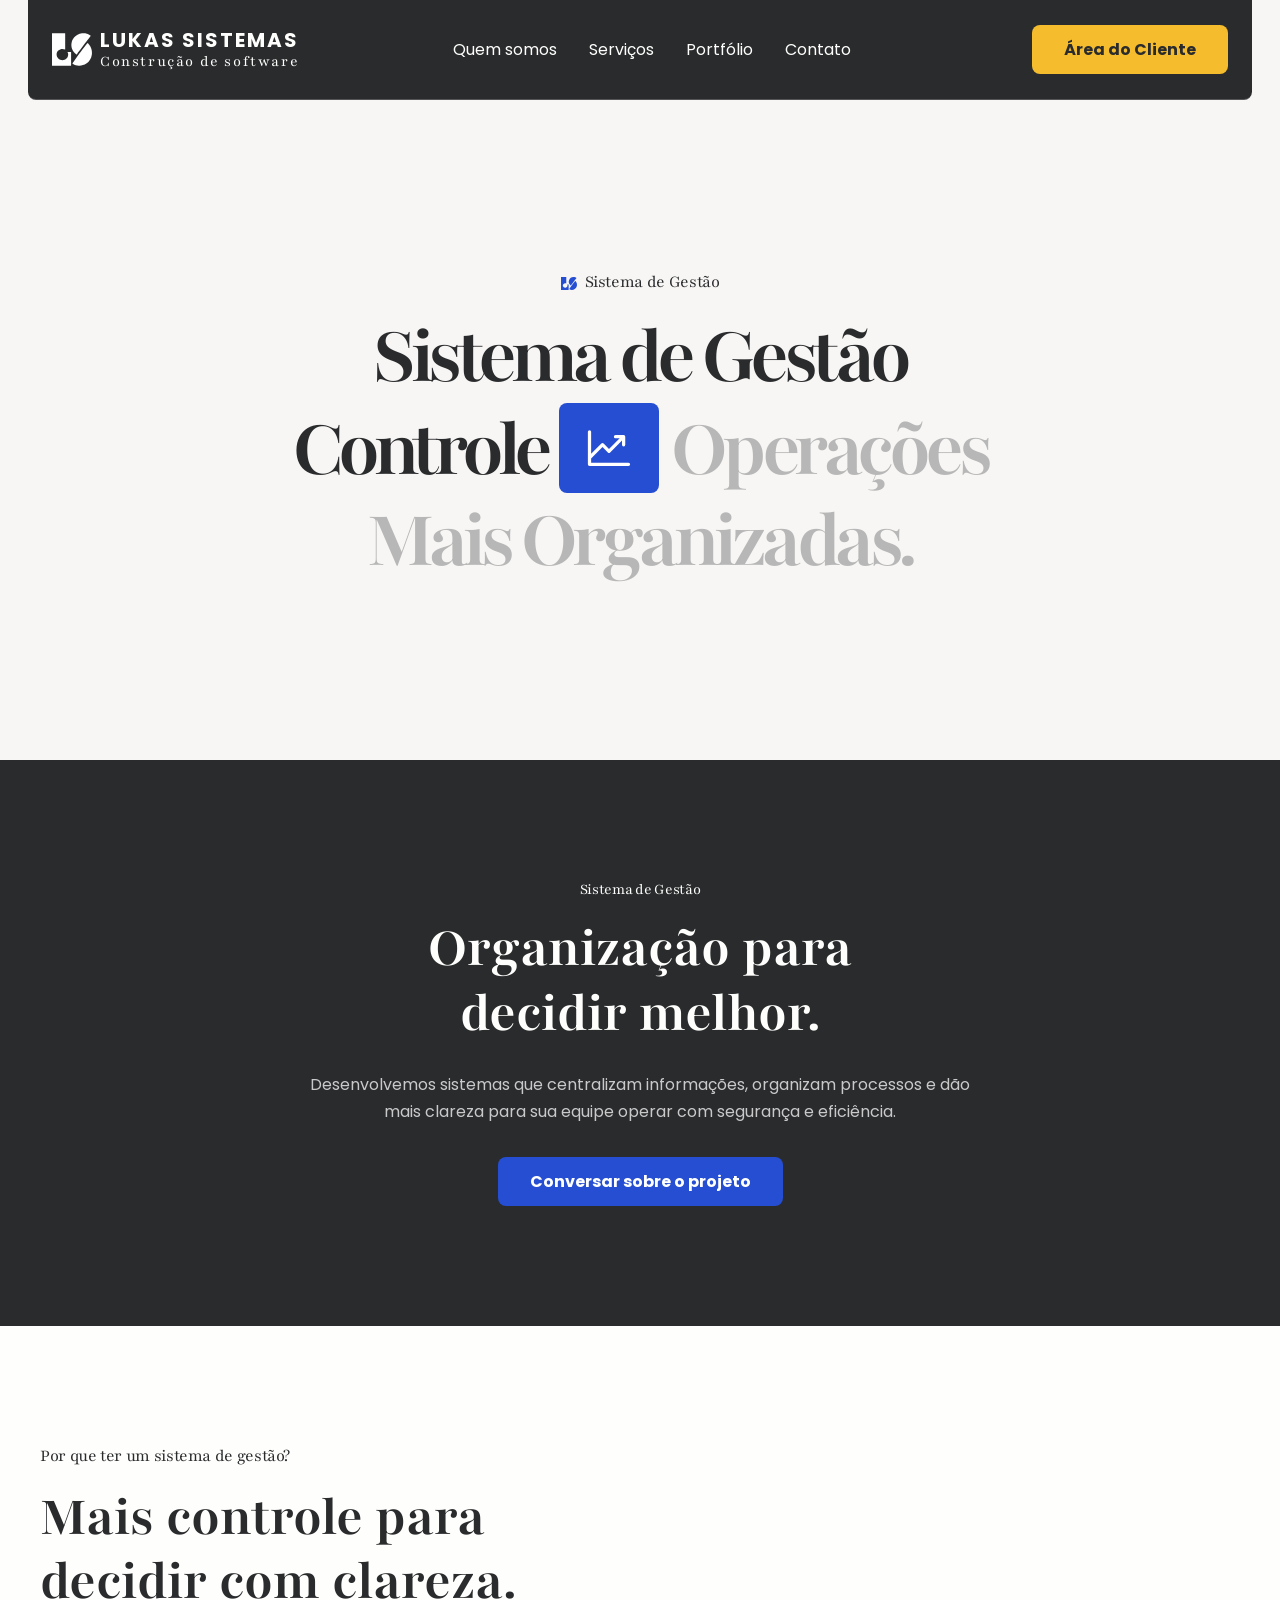
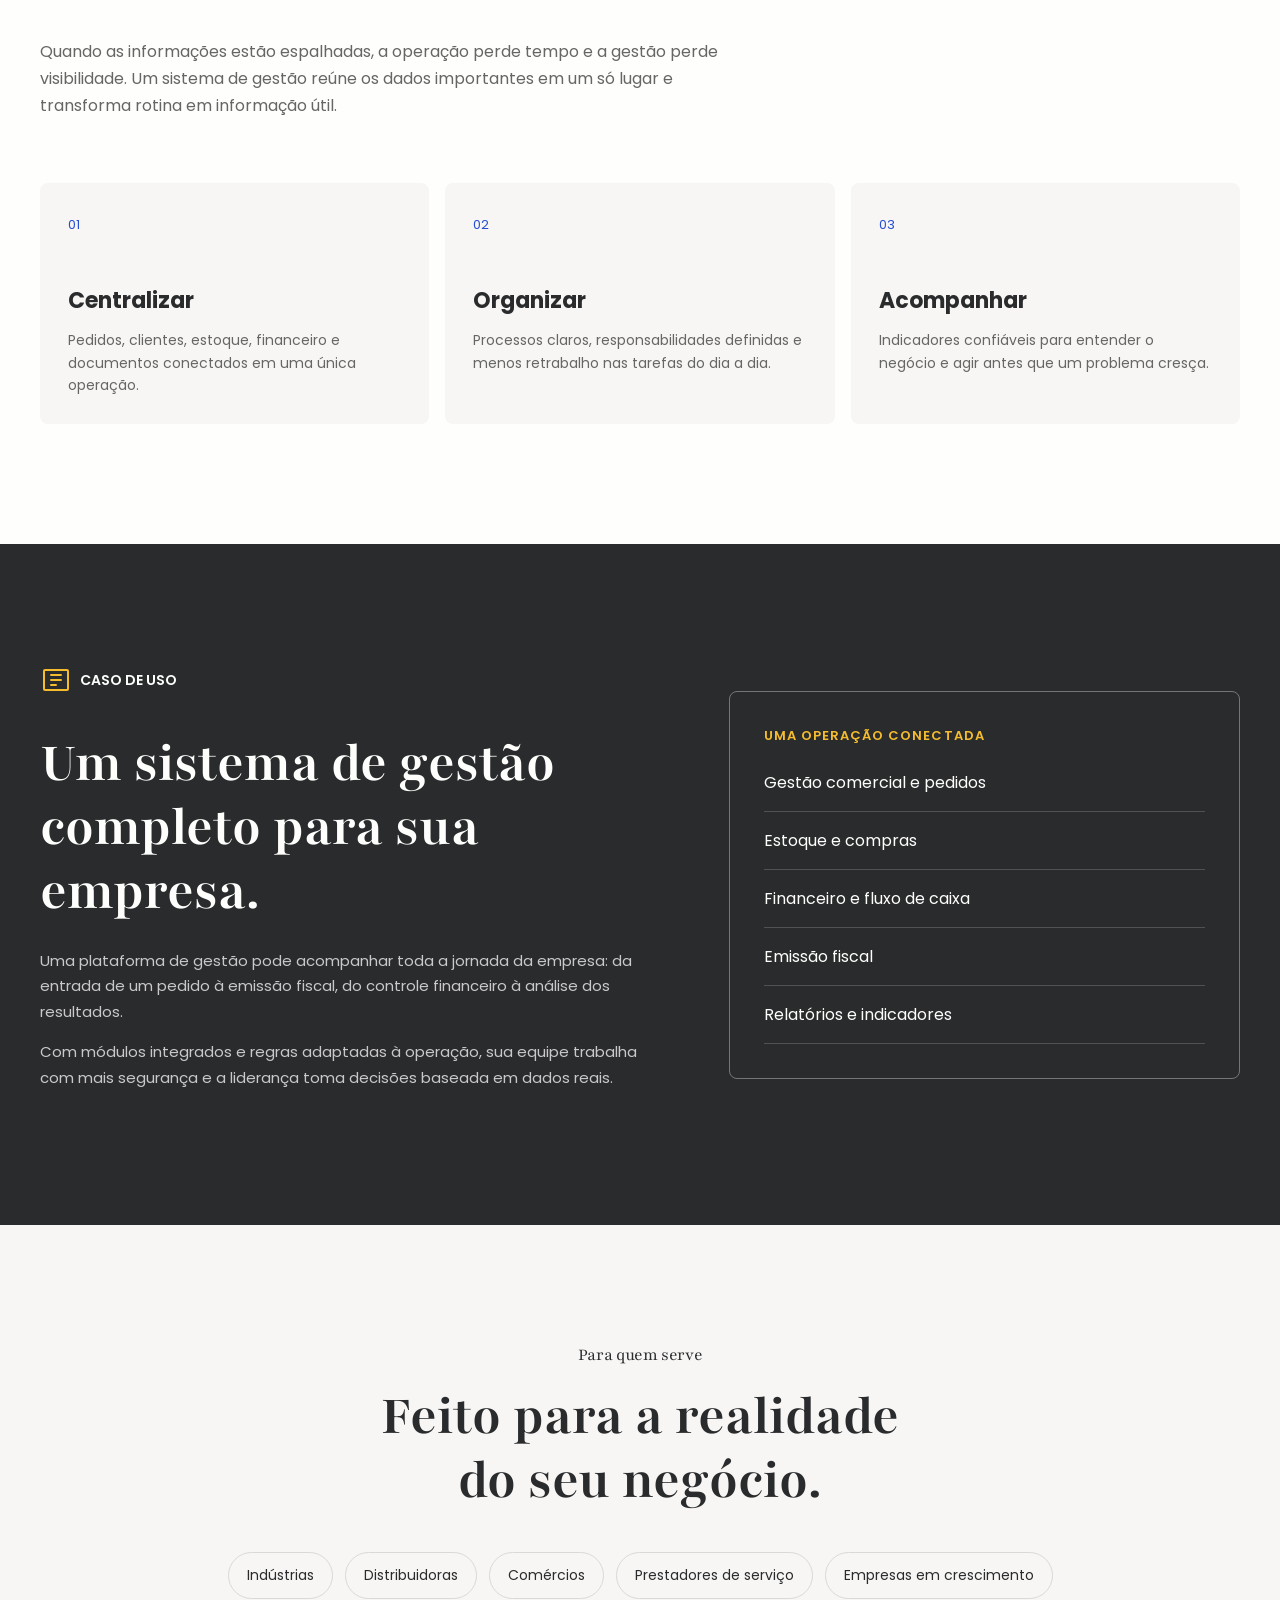
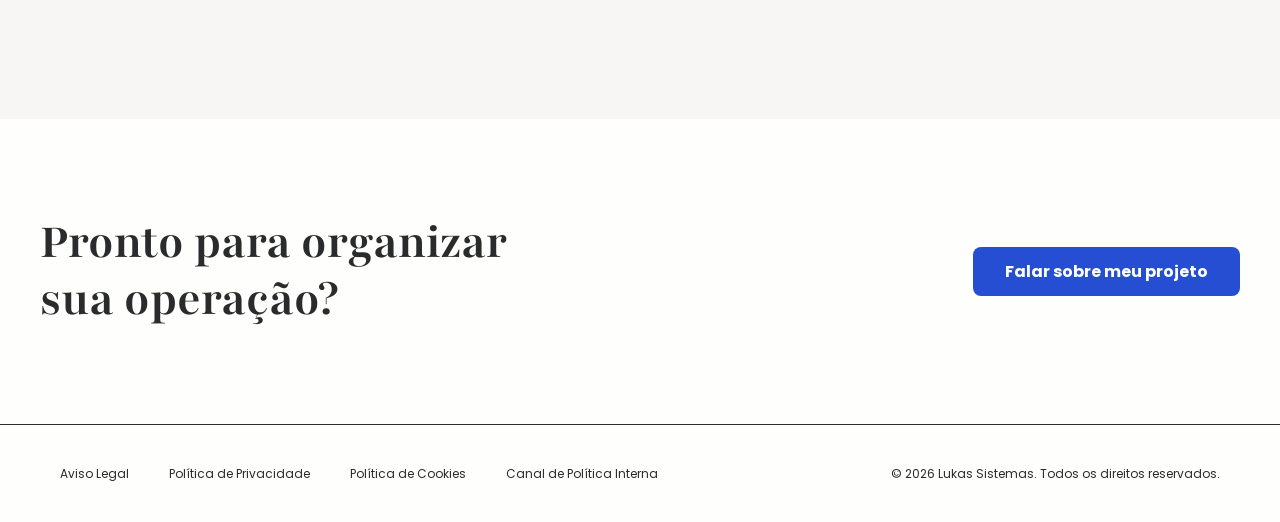
<file: pages/sistema-gestao.html>
﻿<!doctype html>
<html lang="pt-BR">

<head>
  <meta charset="utf-8" />
  <meta name="viewport" content="width=device-width, initial-scale=1" />
  <title>Sistema de Gestão | Lukas Sistemas</title>
  <link rel="preconnect" href="https://fonts.googleapis.com" />
  <link rel="preconnect" href="https://fonts.gstatic.com" crossorigin />
  <link
    href="https://fonts.googleapis.com/css2?family=Playfair:opsz,wght@5..1200,400;5..1200,700&family=Poppins:wght@300;400;600;700&display=swap"
    rel="stylesheet" />
  <link rel="stylesheet" href="../styles/styles.css" />
</head>

<body class="services-page service-detail-page">
  <header class="header header-dark"><a class="logo" href="../index.html#home"><img src="../assets/logo-lukas.svg"
        alt="" /><span><strong>Lukas Sistemas</strong><small>Construção de software</small></span></a><button
      class="menu-button" aria-label="Abrir menu"><i></i><i></i></button>
    <nav class="nav"><a href="../index.html#missao">Quem somos</a><a href="services.html#servicos">Serviços</a><a
        href="../index.html#solucoes">Portfólio</a><a href="contato.html">Contato</a></nav><a
      class="button client-button" href="contato.html">Área do Cliente</a>
  </header>
  <main>
    <section class="service-detail-hero">
      <p class="services-eyebrow"><img src="../assets/logo-lukas-blue.svg" alt="" /> Sistema de Gestão</p>
      <h1>
        <span>Sistema de Gestão</span>
        <span>Controle <strong class="services-hero-icon"><img src="../assets/icons/ChartLine-up.svg" alt="" /></strong>
          <em>Operações</em></span><span><em>Mais
            Organizadas.</em></span>
      </h1>
    </section>
    <section class="service-detail-intro">
      <p class="services-eyebrow">Sistema de Gestão</p>
      <h2>Organização para<br /><em>decidir melhor.</em></h2>
      <p>Desenvolvemos sistemas que centralizam informações, organizam processos e dão mais clareza para sua equipe
        operar com segurança e eficiência.</p><a class="button" href="contato.html">Conversar sobre o projeto
        <span></span></a>
    </section>
    <section class="detail-reasons">
      <div class="detail-section-heading">
        <p class="services-eyebrow">Por que ter um sistema de gestão?</p>
        <h2>Mais controle para<br /><em>decidir com clareza.</em></h2>
        <p>Quando as informações estão espalhadas, a operação perde tempo e a gestão perde visibilidade. Um sistema de
          gestão reúne os dados importantes em um só lugar e transforma rotina em informação útil.</p>
      </div>
      <div class="detail-reason-grid">
        <article><span>01</span>
          <h3>Centralizar</h3>
          <p>Pedidos, clientes, estoque, financeiro e documentos conectados em uma única operação.</p>
        </article>
        <article><span>02</span>
          <h3>Organizar</h3>
          <p>Processos claros, responsabilidades definidas e menos retrabalho nas tarefas do dia a dia.</p>
        </article>
        <article><span>03</span>
          <h3>Acompanhar</h3>
          <p>Indicadores confiáveis para entender o negócio e agir antes que um problema cresça.</p>
        </article>
      </div>
    </section>
    <section class="detail-use-case">
      <div class="detail-use-case-copy">
        <p class="service-feature-eyebrow"><svg xmlns="http://www.w3.org/2000/svg" width="32" height="32" fill="#f5bd2d"
            viewBox="0 0 256 256">
            <path
              d="M216,40H40A16,16,0,0,0,24,56V200a16,16,0,0,0,16,16H216a16,16,0,0,0,16-16V56A16,16,0,0,0,216,40Zm0,160H40V56H216V200ZM176,88a8,8,0,0,1-8,8H88a8,8,0,0,1,0-16h80A8,8,0,0,1,176,88Zm0,40a8,8,0,0,1-8,8H88a8,8,0,0,1,0-16h80A8,8,0,0,1,176,128Zm-40,40a8,8,0,0,1-8,8H88a8,8,0,0,1,0-16h40A8,8,0,0,1,136,168Z" />
          </svg> 
          CASO DE USO</p>
        <h2>Um sistema de gestão completo para sua empresa.</h2>
        <p>Uma plataforma de gestão pode acompanhar toda a jornada da empresa: da entrada de um pedido à emissão fiscal,
          do controle financeiro à análise dos resultados.</p>
        <p>Com módulos integrados e regras adaptadas à operação, sua equipe trabalha com mais segurança e a liderança
          toma decisões baseada em dados reais.</p>
      </div>
      <div class="detail-module-card">
        <p>Uma operação conectada</p>
        <ul>
          <li>Gestão comercial e pedidos</li>
          <li>Estoque e compras</li>
          <li>Financeiro e fluxo de caixa</li>
          <li>Emissão fiscal</li>
          <li>Relatórios e indicadores</li>
        </ul>
      </div>
    </section>
    <section class="detail-fit">
      <p class="services-eyebrow">Para quem serve</p>
      <h2>Feito para a realidade<br /><em>do seu negócio.</em></h2>
      <div class="detail-fit-list">
        <span>Indústrias</span><span>Distribuidoras</span><span>Comércios</span><span>Prestadores de
          serviço</span><span>Empresas em crescimento</span>
      </div>
    </section>
    <section class="service-detail-cta">
      <h2>Pronto para organizar<br /><em>sua operação?</em></h2><a class="button" href="contato.html">Falar sobre
        meu projeto <span></span></a>
    </section>
  </main>
  <footer>
    <div><a href="politics/aviso-legal.html">Aviso Legal</a><a href="politics/politica-privacidade.html">Política de Privacidade</a><a href="politics/politica-cookies.html">Política de Cookies</a><a
        href="politics/canal-politica-interna.html">Canal de Política Interna</a></div>
    <p>© 2026 Lukas Sistemas. Todos os direitos reservados.</p>
  </footer>
  <script src="../scripts/page-transition.js"></script>
</body>

</html>
</file>
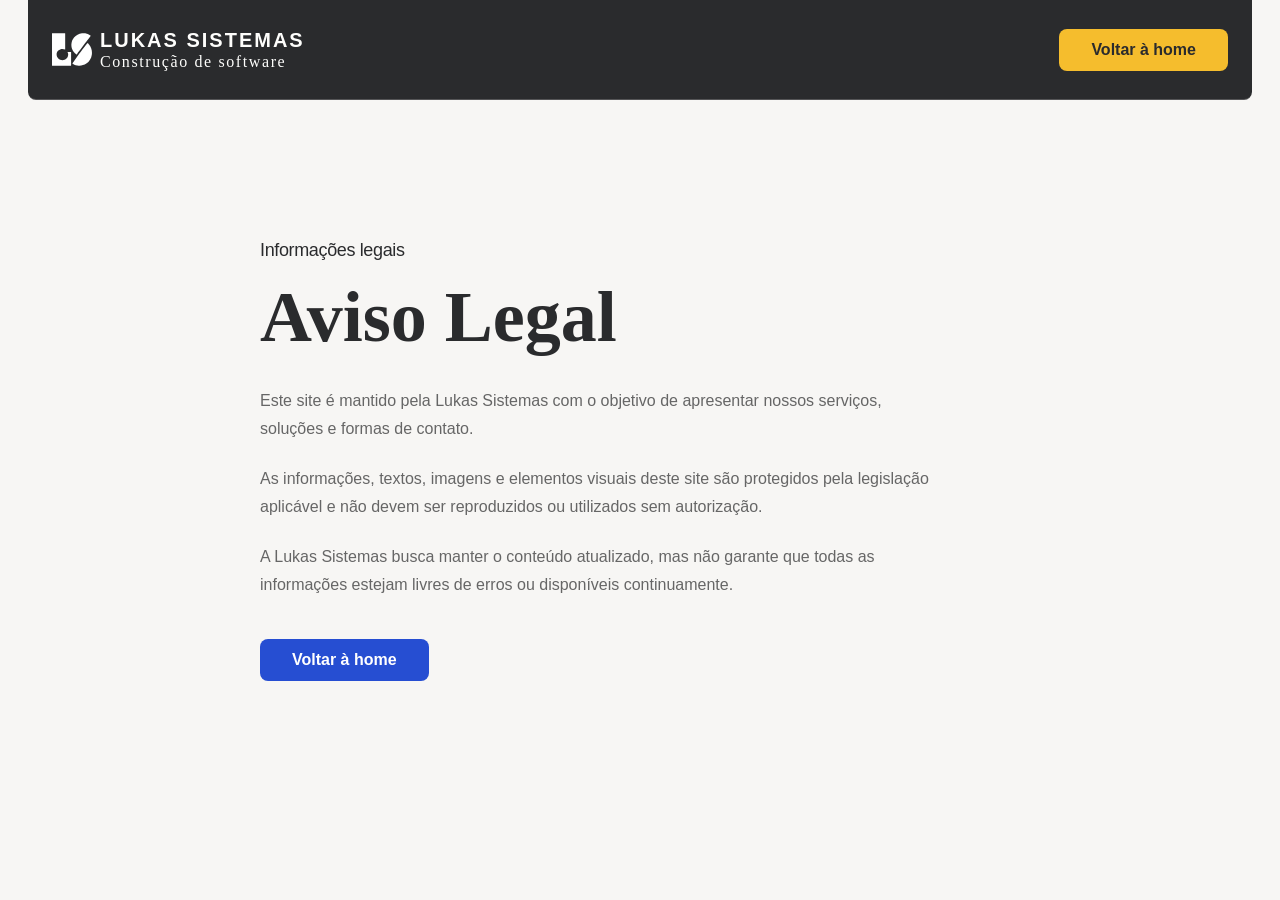
<file: pages/politics/aviso-legal.html>
<!doctype html>
<html lang="pt-BR">

<head>
  <meta charset="utf-8" />
  <meta name="viewport" content="width=device-width, initial-scale=1" />
  <title>Aviso Legal | Lukas Sistemas</title>
  <link rel="stylesheet" href="../../styles/styles.css" />
</head>

<body class="legal-page">
  <header class="header header-dark"><a class="logo" href="../../index.html#home"><img src="../../assets/logo-lukas.svg"
        alt="" /><span><strong>Lukas Sistemas</strong><small>Construção de software</small></span></a><a
      class="button client-button" href="../../index.html#home">Voltar à home</a></header>
  <main>
    <section class="legal-content">
      <p class="services-eyebrow">Informações legais</p>
      <h1>Aviso Legal</h1>
      <p>Este site é mantido pela Lukas Sistemas com o objetivo de apresentar nossos serviços, soluções e formas de
        contato.</p>
      <p>As informações, textos, imagens e elementos visuais deste site são protegidos pela legislação aplicável e não
        devem ser reproduzidos ou utilizados sem autorização.</p>
      <p>A Lukas Sistemas busca manter o conteúdo atualizado, mas não garante que todas as informações estejam livres de
        erros ou disponíveis continuamente.</p><a class="button" href="index.html#home">Voltar à home <span></span></a>
    </section>
  </main>
  <script src="../../scripts/page-transition.js"></script>
</body>

</html>
</file>
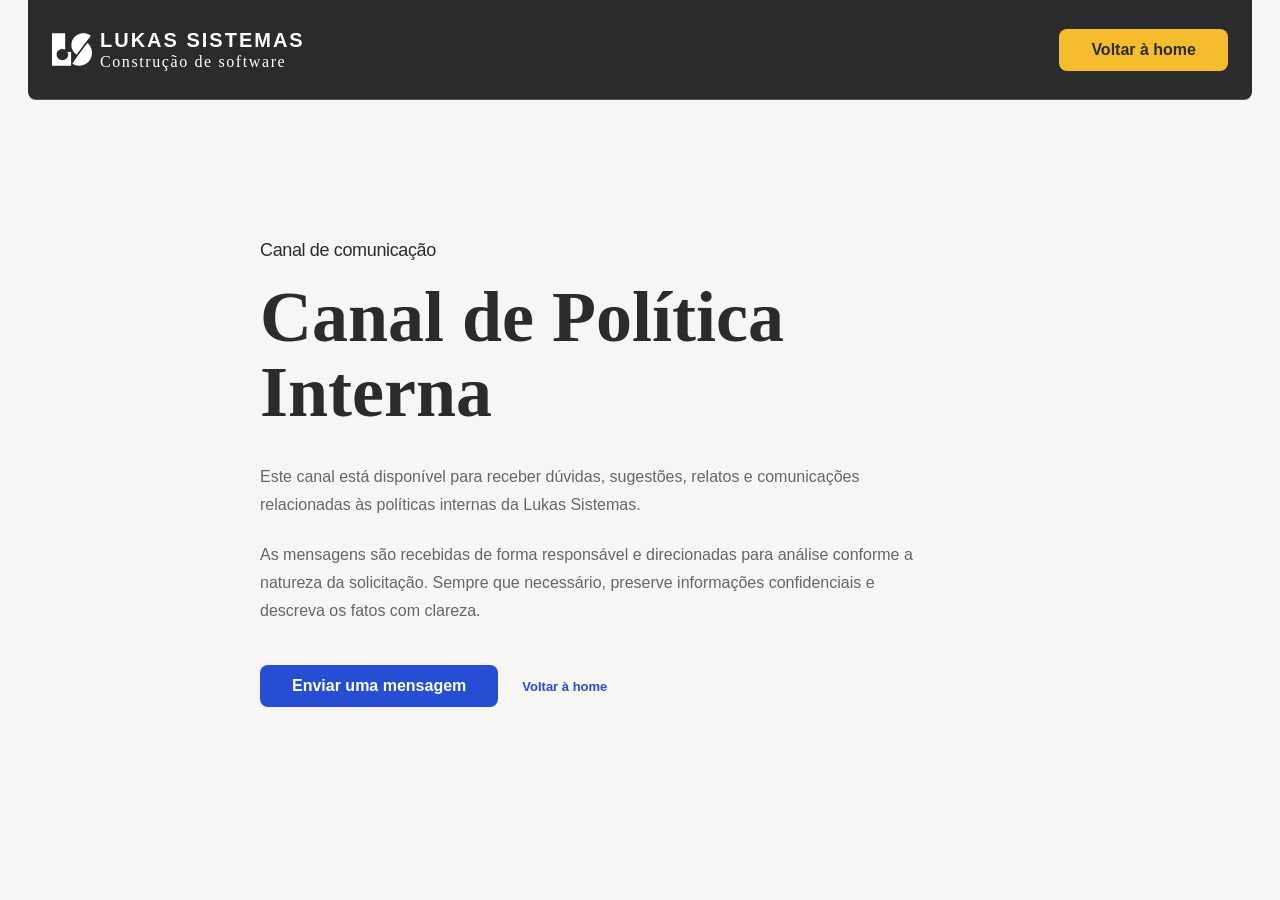
<file: pages/politics/canal-politica-interna.html>
<!doctype html>
<html lang="pt-BR">

<head>
  <meta charset="utf-8" />
  <meta name="viewport" content="width=device-width, initial-scale=1" />
  <title>Canal de Política Interna | Lukas Sistemas</title>
  <link rel="stylesheet" href="../../styles/styles.css" />
</head>

<body class="legal-page">
  <header class="header header-dark"><a class="logo" href="../../index.html#home"><img src="../../assets/logo-lukas.svg"
        alt="" /><span><strong>Lukas Sistemas</strong><small>Construção de software</small></span></a><a
      class="button client-button" href="../../index.html#home">Voltar à home</a></header>
  <main>
    <section class="legal-content">
      <p class="services-eyebrow">Canal de comunicação</p>
      <h1>Canal de Política Interna</h1>
      <p>Este canal está disponível para receber dúvidas, sugestões, relatos e comunicações relacionadas às políticas
        internas da Lukas Sistemas.</p>
      <p>As mensagens são recebidas de forma responsável e direcionadas para análise conforme a natureza da solicitação.
        Sempre que necessário, preserve informações confidenciais e descreva os fatos com clareza.</p><a class="button"
        href="mailto:contato@lukas-sistemas.com.br">Enviar uma mensagem <span></span></a><a class="legal-home-link"
        href="index.html#home">Voltar à home</a>
    </section>
  </main>
  <script src="../../scripts/page-transition.js"></script>
</body>

</html>
</file>
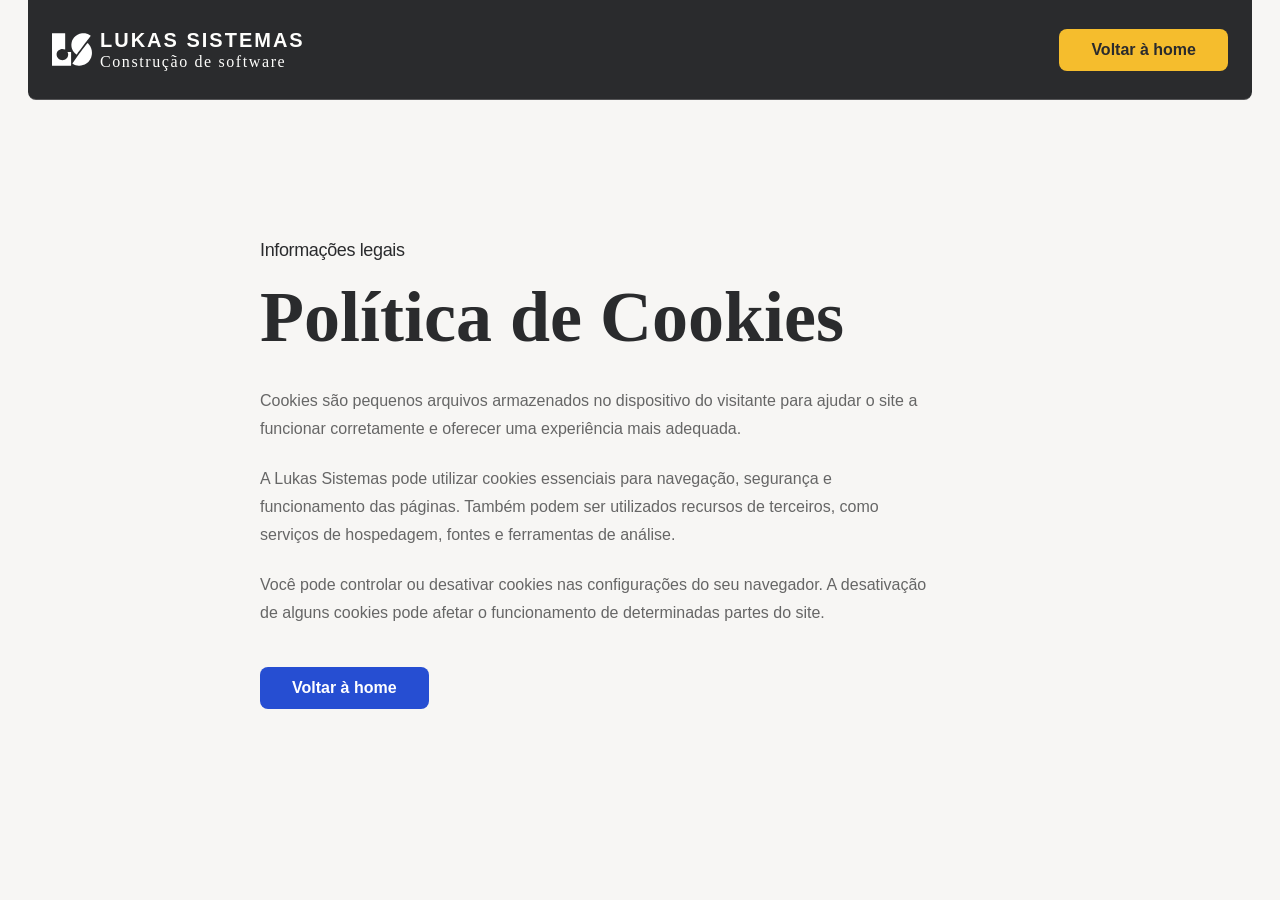
<file: pages/politics/politica-cookies.html>
<!doctype html>
<html lang="pt-BR">

<head>
  <meta charset="utf-8" />
  <meta name="viewport" content="width=device-width, initial-scale=1" />
  <title>Política de Cookies | Lukas Sistemas</title>
  <link rel="stylesheet" href="../../styles/styles.css" />
</head>

<body class="legal-page">
  <header class="header header-dark"><a class="logo" href="../../index.html#home"><img src="../../assets/logo-lukas.svg"
        alt="" /><span><strong>Lukas Sistemas</strong><small>Construção de software</small></span></a><a
      class="button client-button" href="../../index.html#home">Voltar à home</a></header>
  <main>
    <section class="legal-content">
      <p class="services-eyebrow">Informações legais</p>
      <h1>Política de Cookies</h1>
      <p>Cookies são pequenos arquivos armazenados no dispositivo do visitante para ajudar o site a funcionar
        corretamente e oferecer uma experiência mais adequada.</p>
      <p>A Lukas Sistemas pode utilizar cookies essenciais para navegação, segurança e funcionamento das páginas. Também
        podem ser utilizados recursos de terceiros, como serviços de hospedagem, fontes e ferramentas de análise.</p>
      <p>Você pode controlar ou desativar cookies nas configurações do seu navegador. A desativação de alguns cookies
        pode afetar o funcionamento de determinadas partes do site.</p><a class="button" href="index.html#home">Voltar à
        home <span></span></a>
    </section>
  </main>
  <script src="../../scripts/page-transition.js"></script>
</body>

</html>
</file>
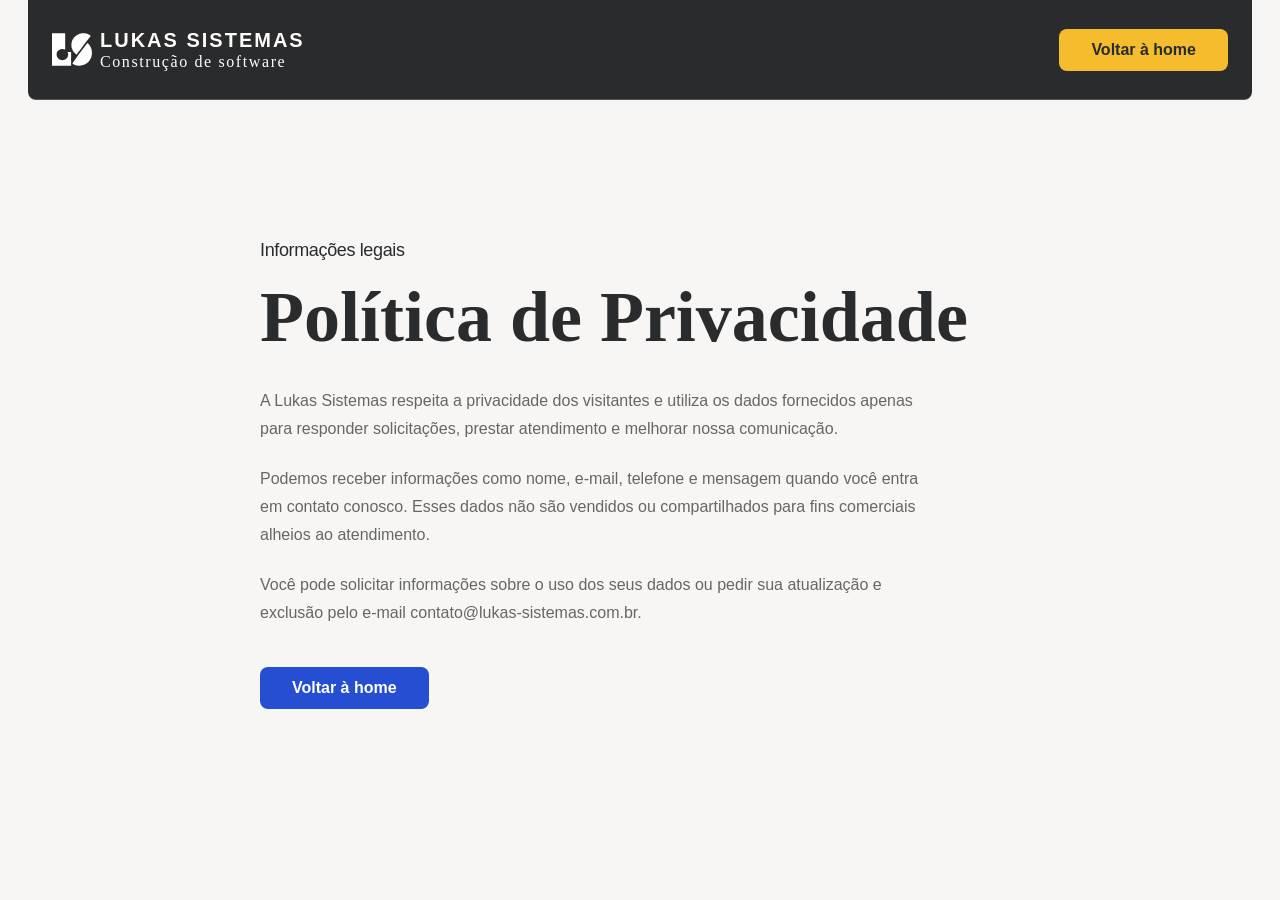
<file: pages/politics/politica-privacidade.html>
<!doctype html>
<html lang="pt-BR">

<head>
  <meta charset="utf-8" />
  <meta name="viewport" content="width=device-width, initial-scale=1" />
  <title>Política de Privacidade | Lukas Sistemas</title>
  <link rel="stylesheet" href="../../styles/styles.css" />
</head>

<body class="legal-page">
  <header class="header header-dark"><a class="logo" href="../../index.html#home"><img src="../../assets/logo-lukas.svg"
        alt="" /><span><strong>Lukas Sistemas</strong><small>Construção de software</small></span></a><a
      class="button client-button" href="../../index.html#home">Voltar à home</a></header>
  <main>
    <section class="legal-content">
      <p class="services-eyebrow">Informações legais</p>
      <h1>Política de Privacidade</h1>
      <p>A Lukas Sistemas respeita a privacidade dos visitantes e utiliza os dados fornecidos apenas para responder
        solicitações, prestar atendimento e melhorar nossa comunicação.</p>
      <p>Podemos receber informações como nome, e-mail, telefone e mensagem quando você entra em contato conosco. Esses
        dados não são vendidos ou compartilhados para fins comerciais alheios ao atendimento.</p>
      <p>Você pode solicitar informações sobre o uso dos seus dados ou pedir sua atualização e exclusão pelo e-mail
        contato@lukas-sistemas.com.br.</p><a class="button" href="index.html#home">Voltar à home <span></span></a>
    </section>
  </main>
  <script src="../../scripts/page-transition.js"></script>
</body>

</html>
</file>
<file: styles/styles.css>
@import url('./base.css');
@import url('./header.css');
@import url('./home.css');
@import url('./services.css');
@import url('./mission.css');
@import url('./solutions.css');
@import url('./contact.css');
@import url('./footer.css');
@import url('./responsive.css');
@import url('./page-styles/secondary-shared.css');
@import url('./page-styles/services.css');
@import url('./page-styles/service-detail.css');
@import url('./page-styles/contact.css');
@import url('./page-styles/legal.css');
@import url('./page-styles/responsive.css');
@import url('./page-transition.css');
</file>
